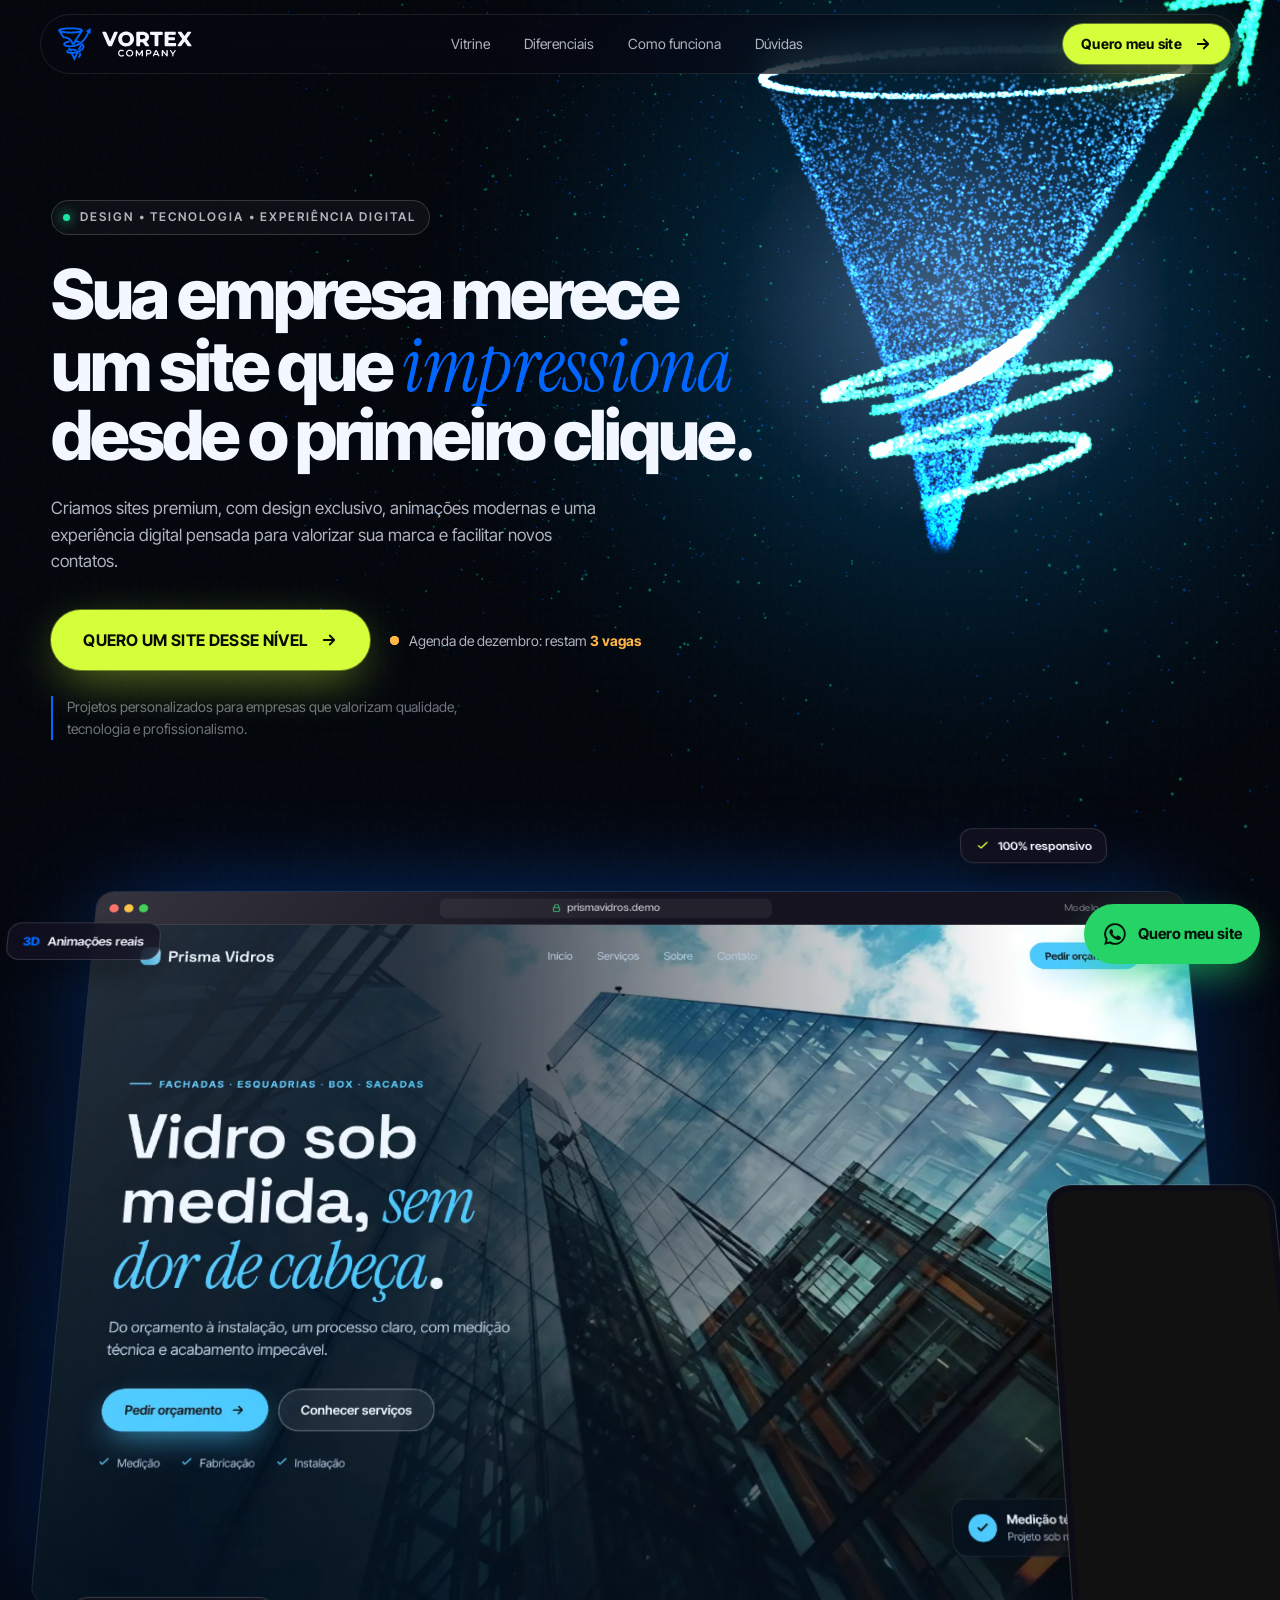
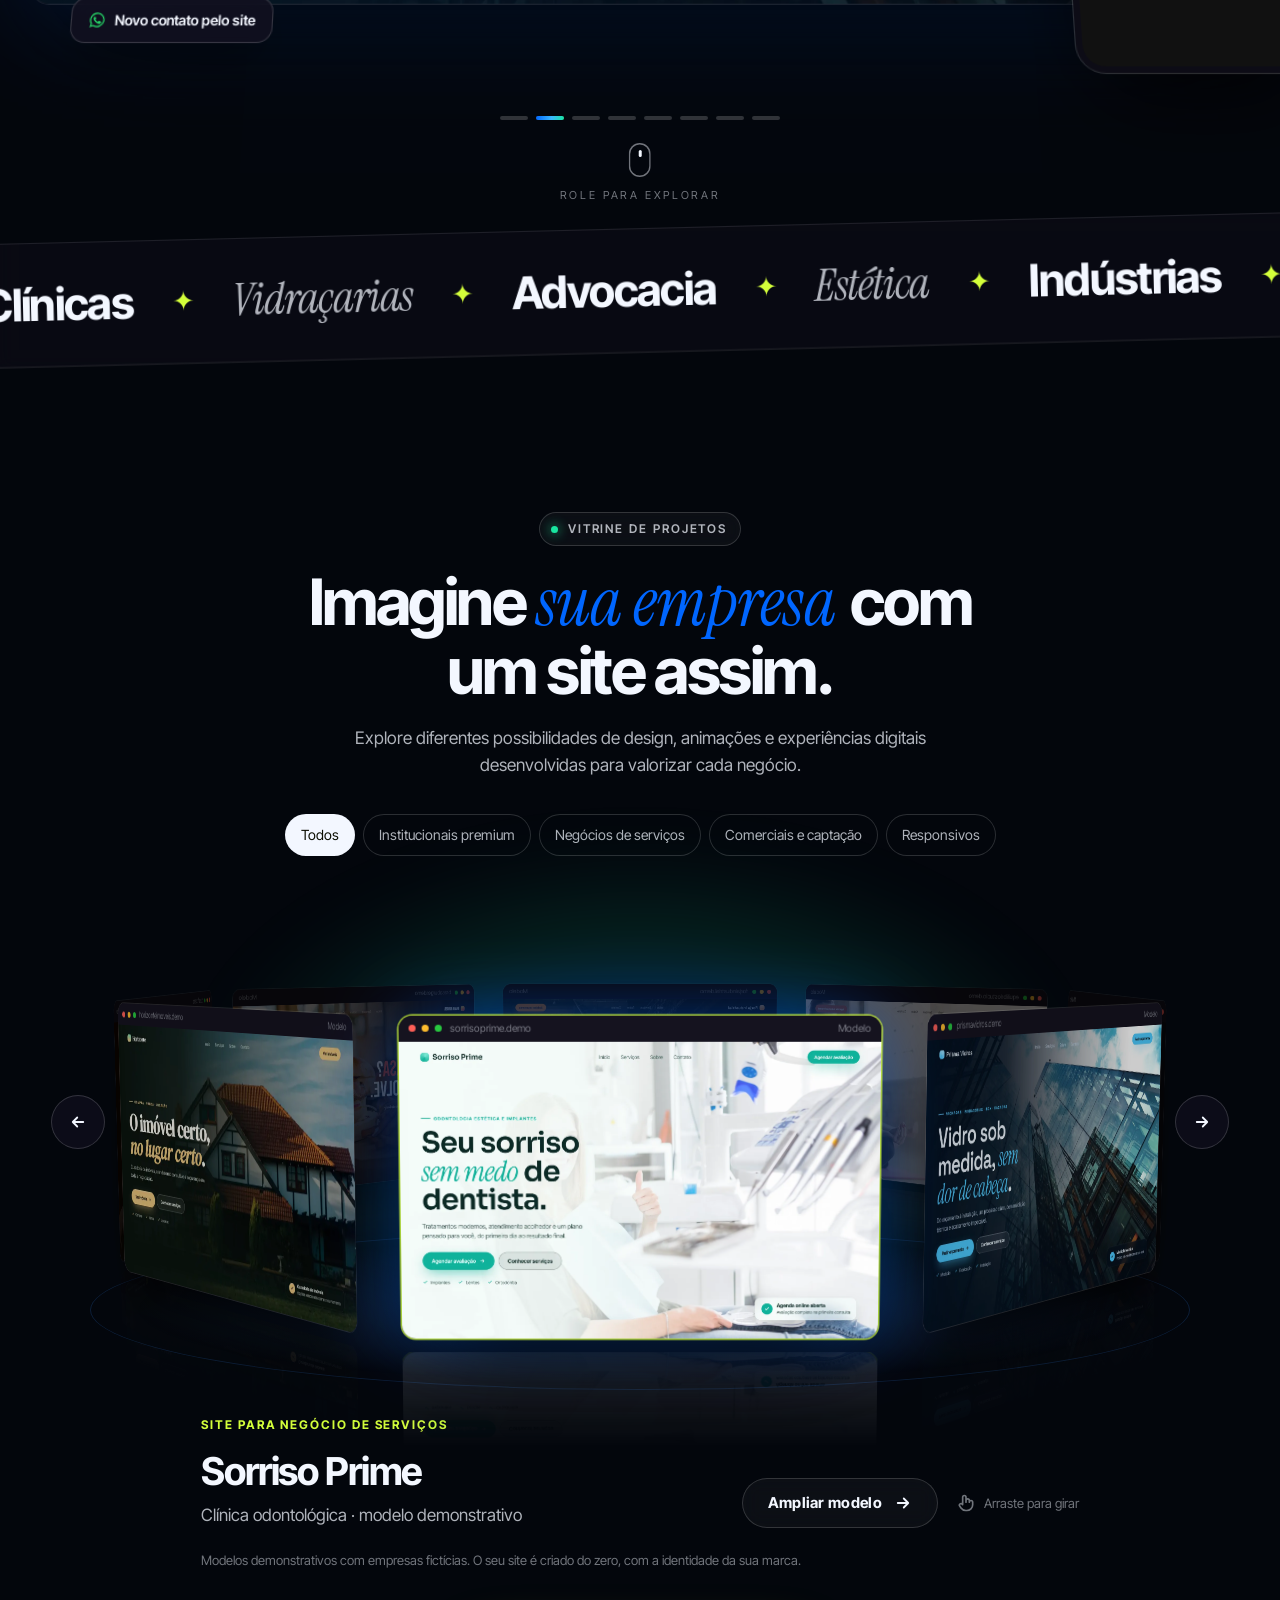
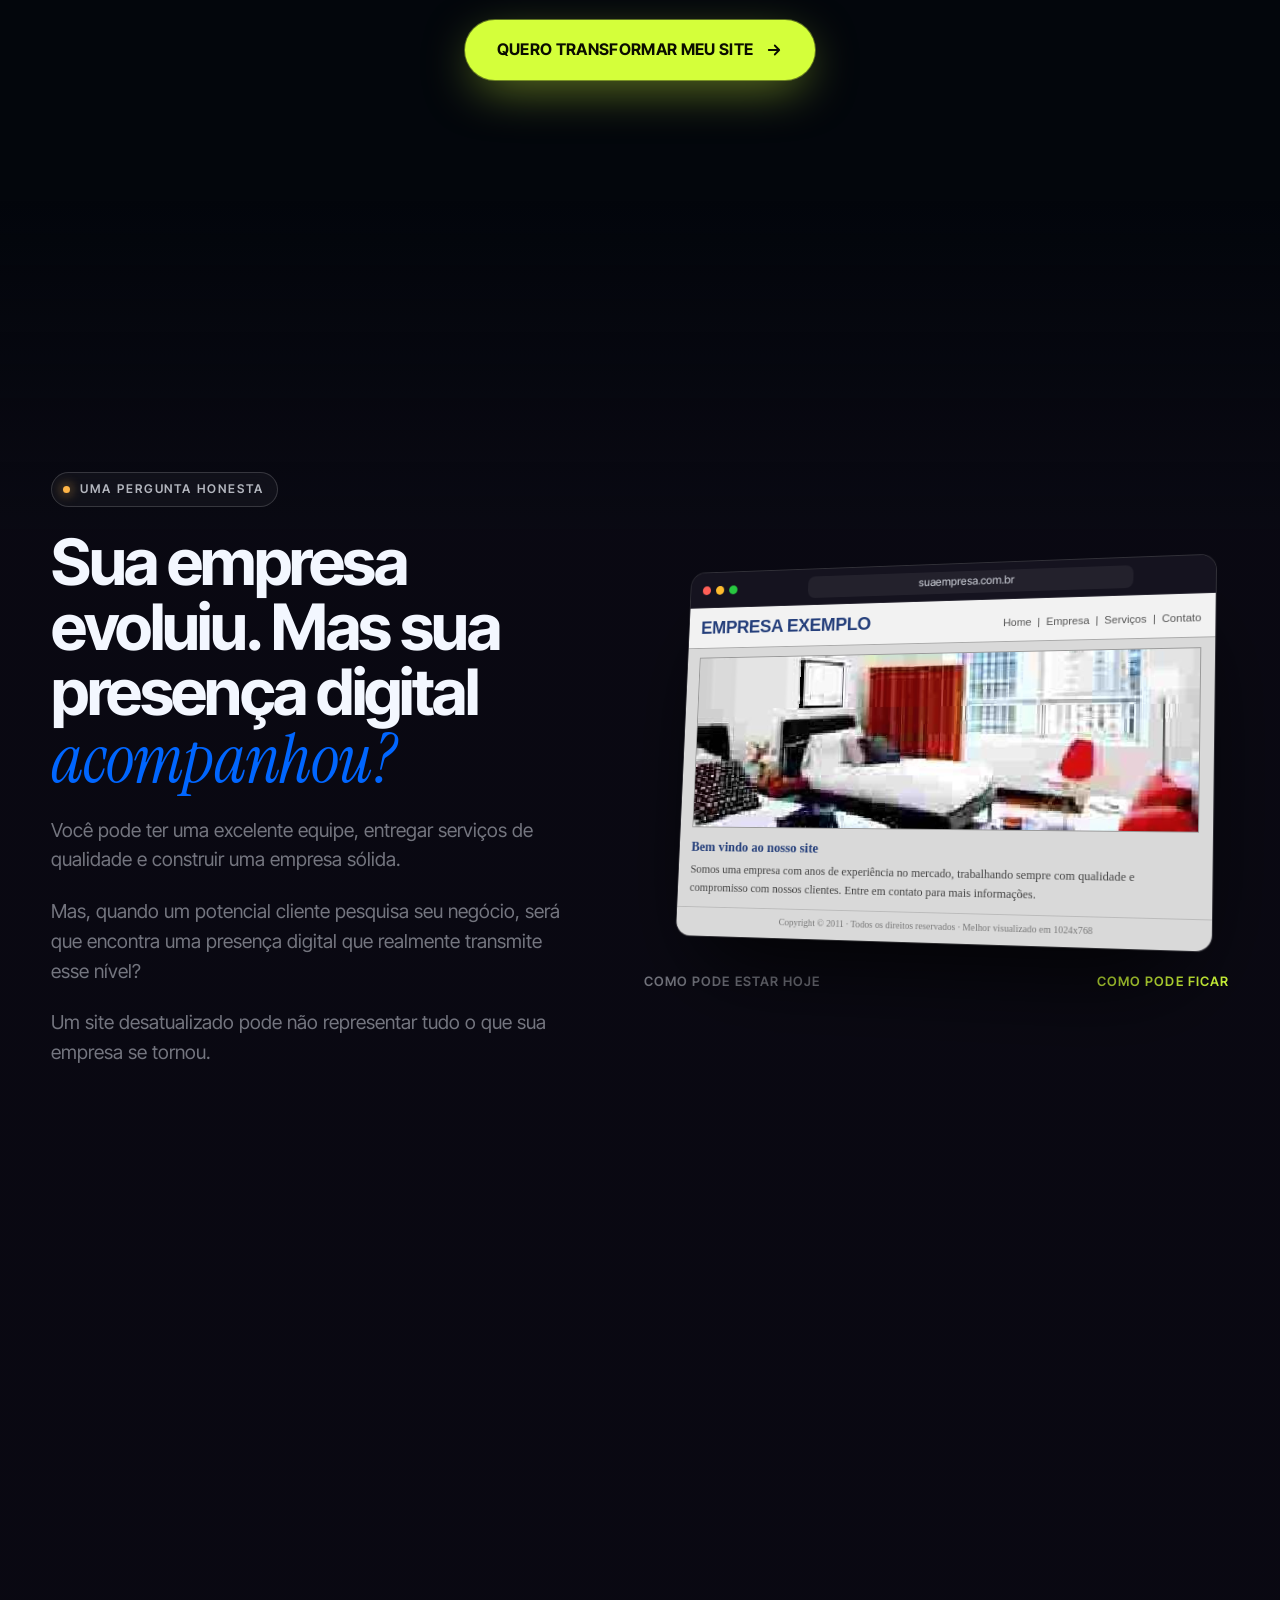
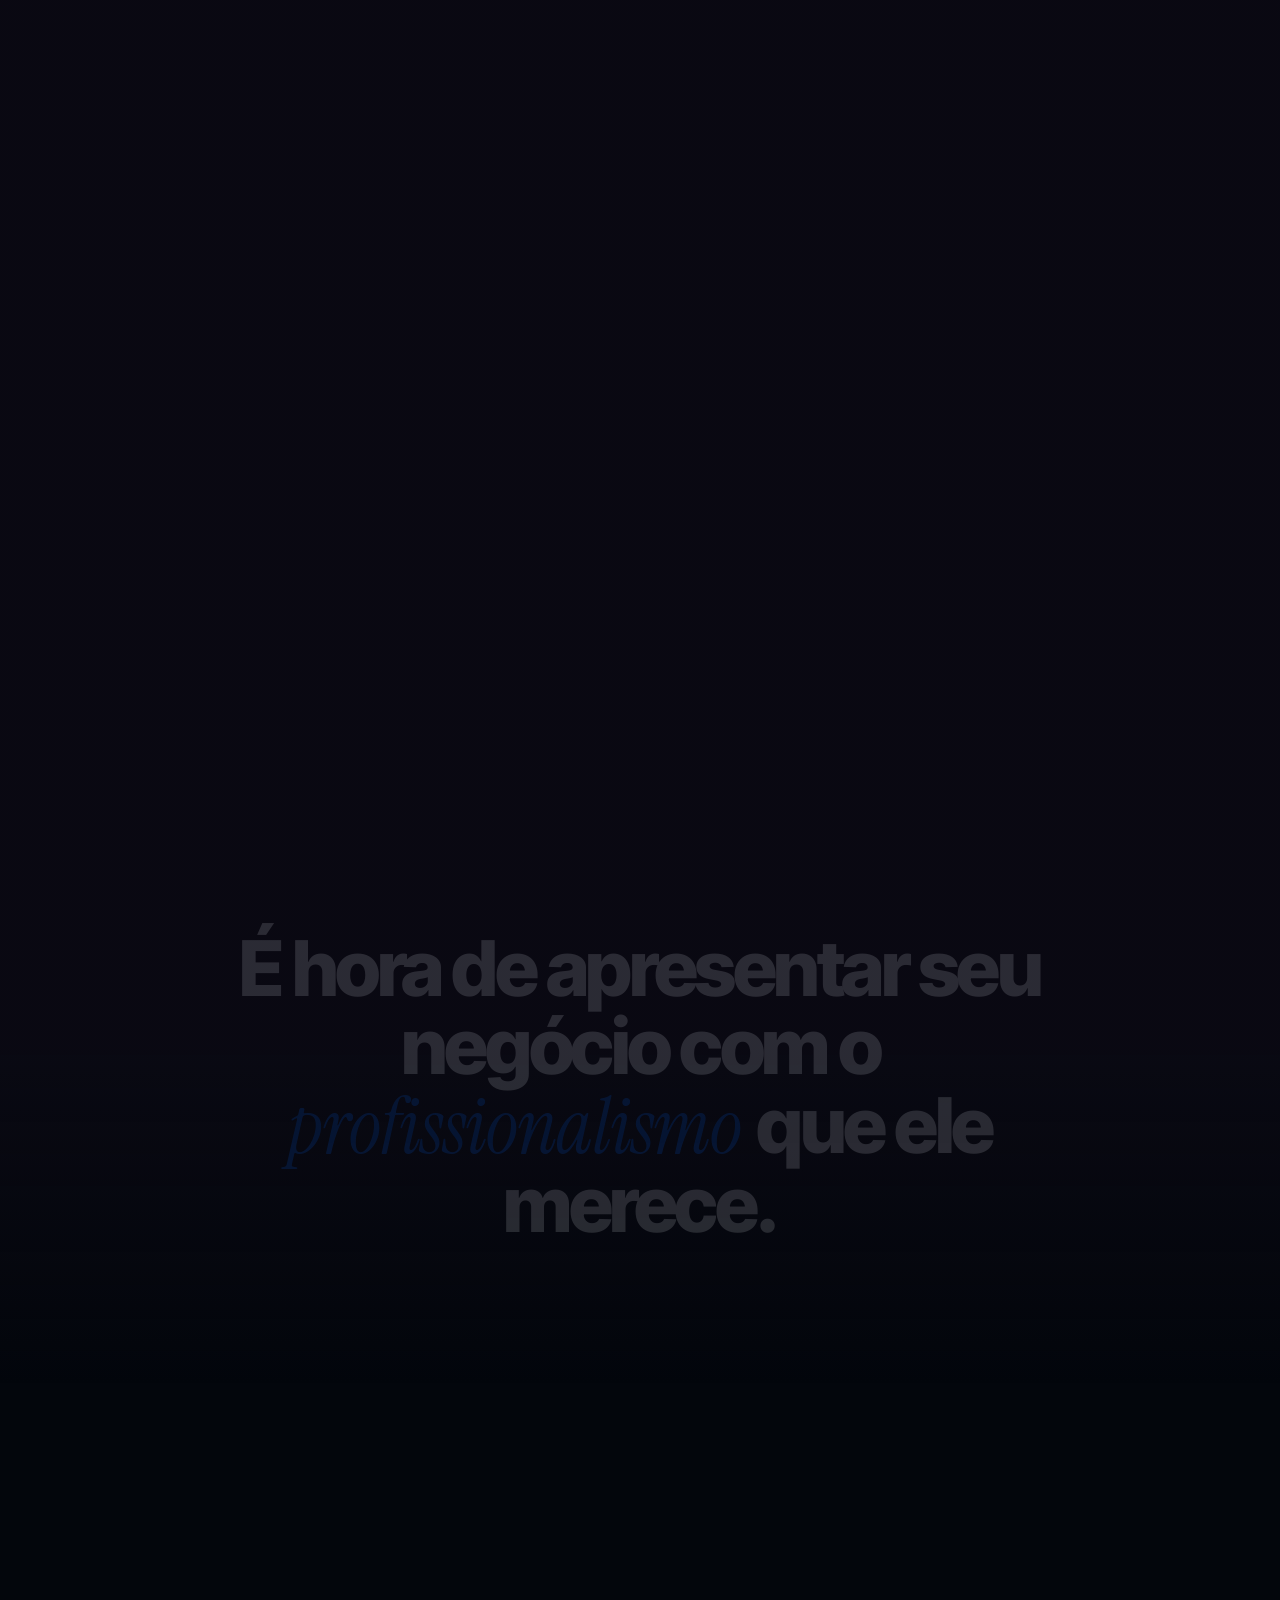
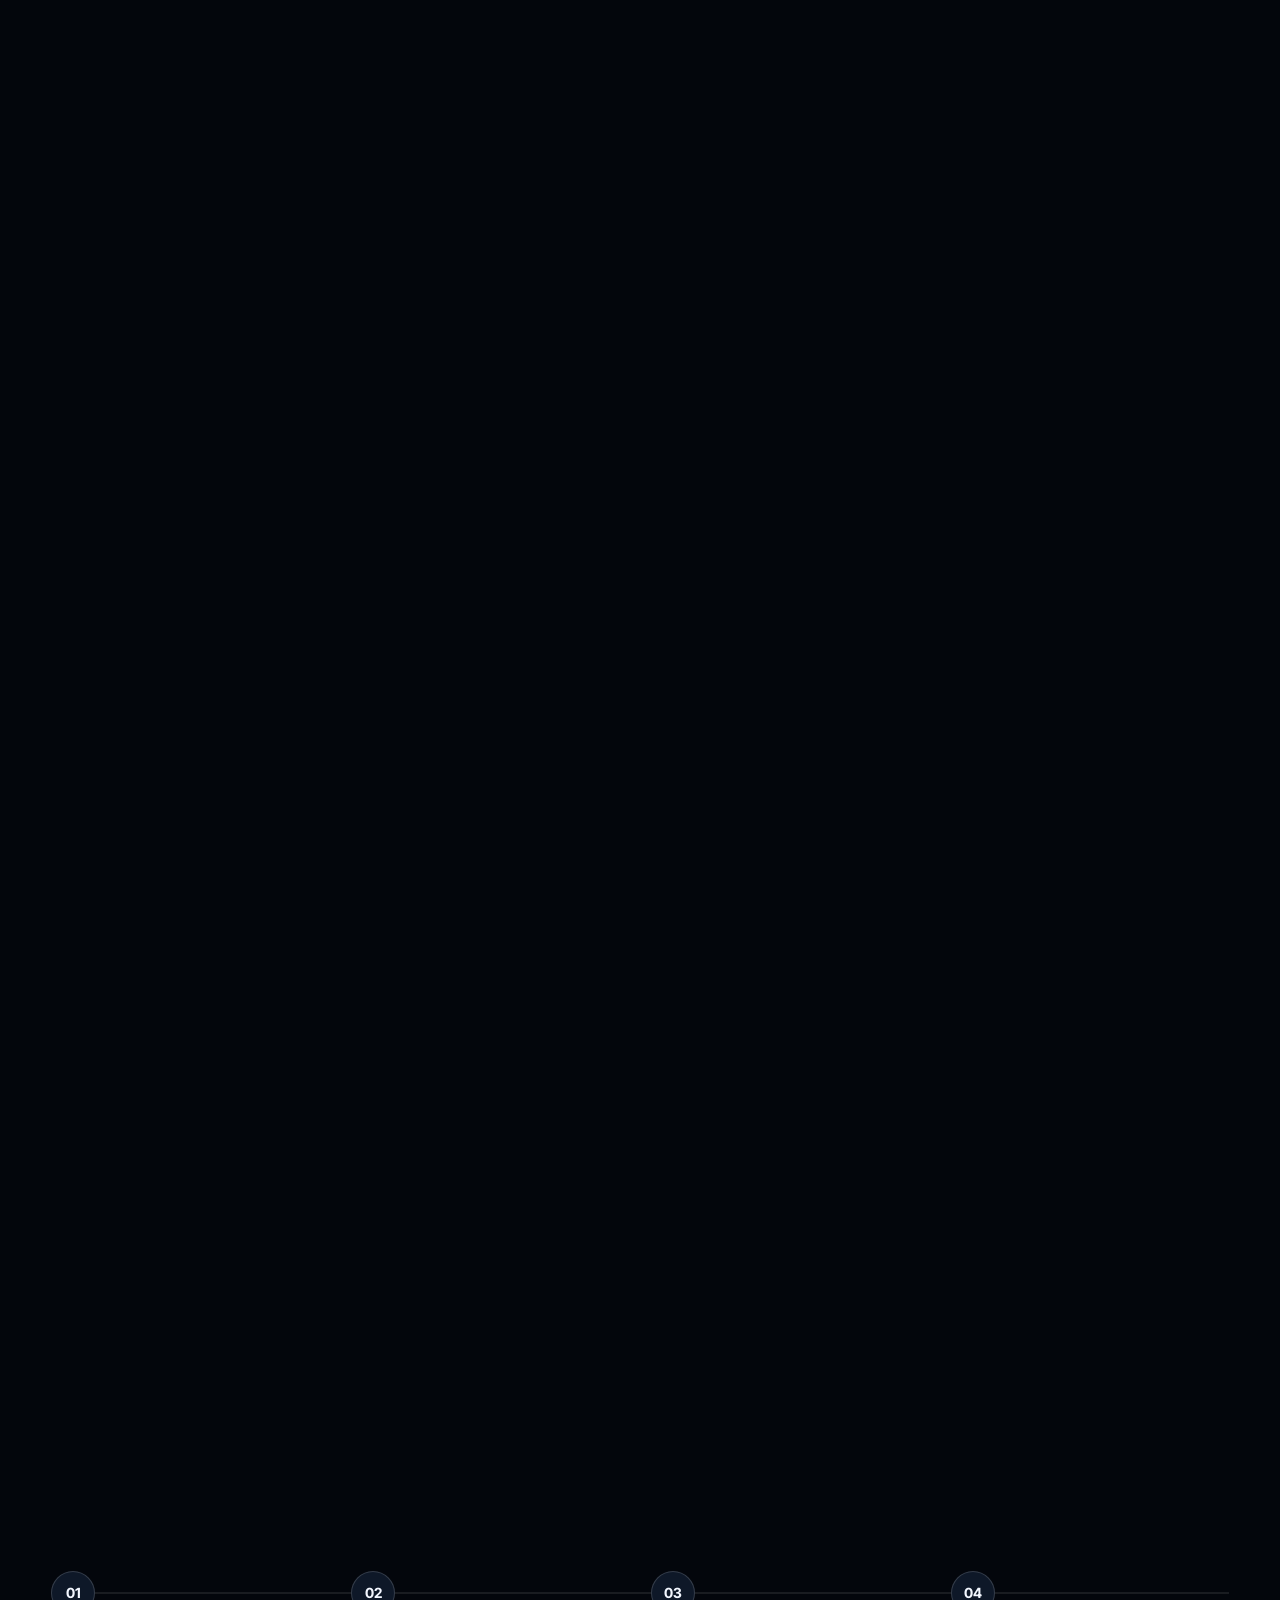
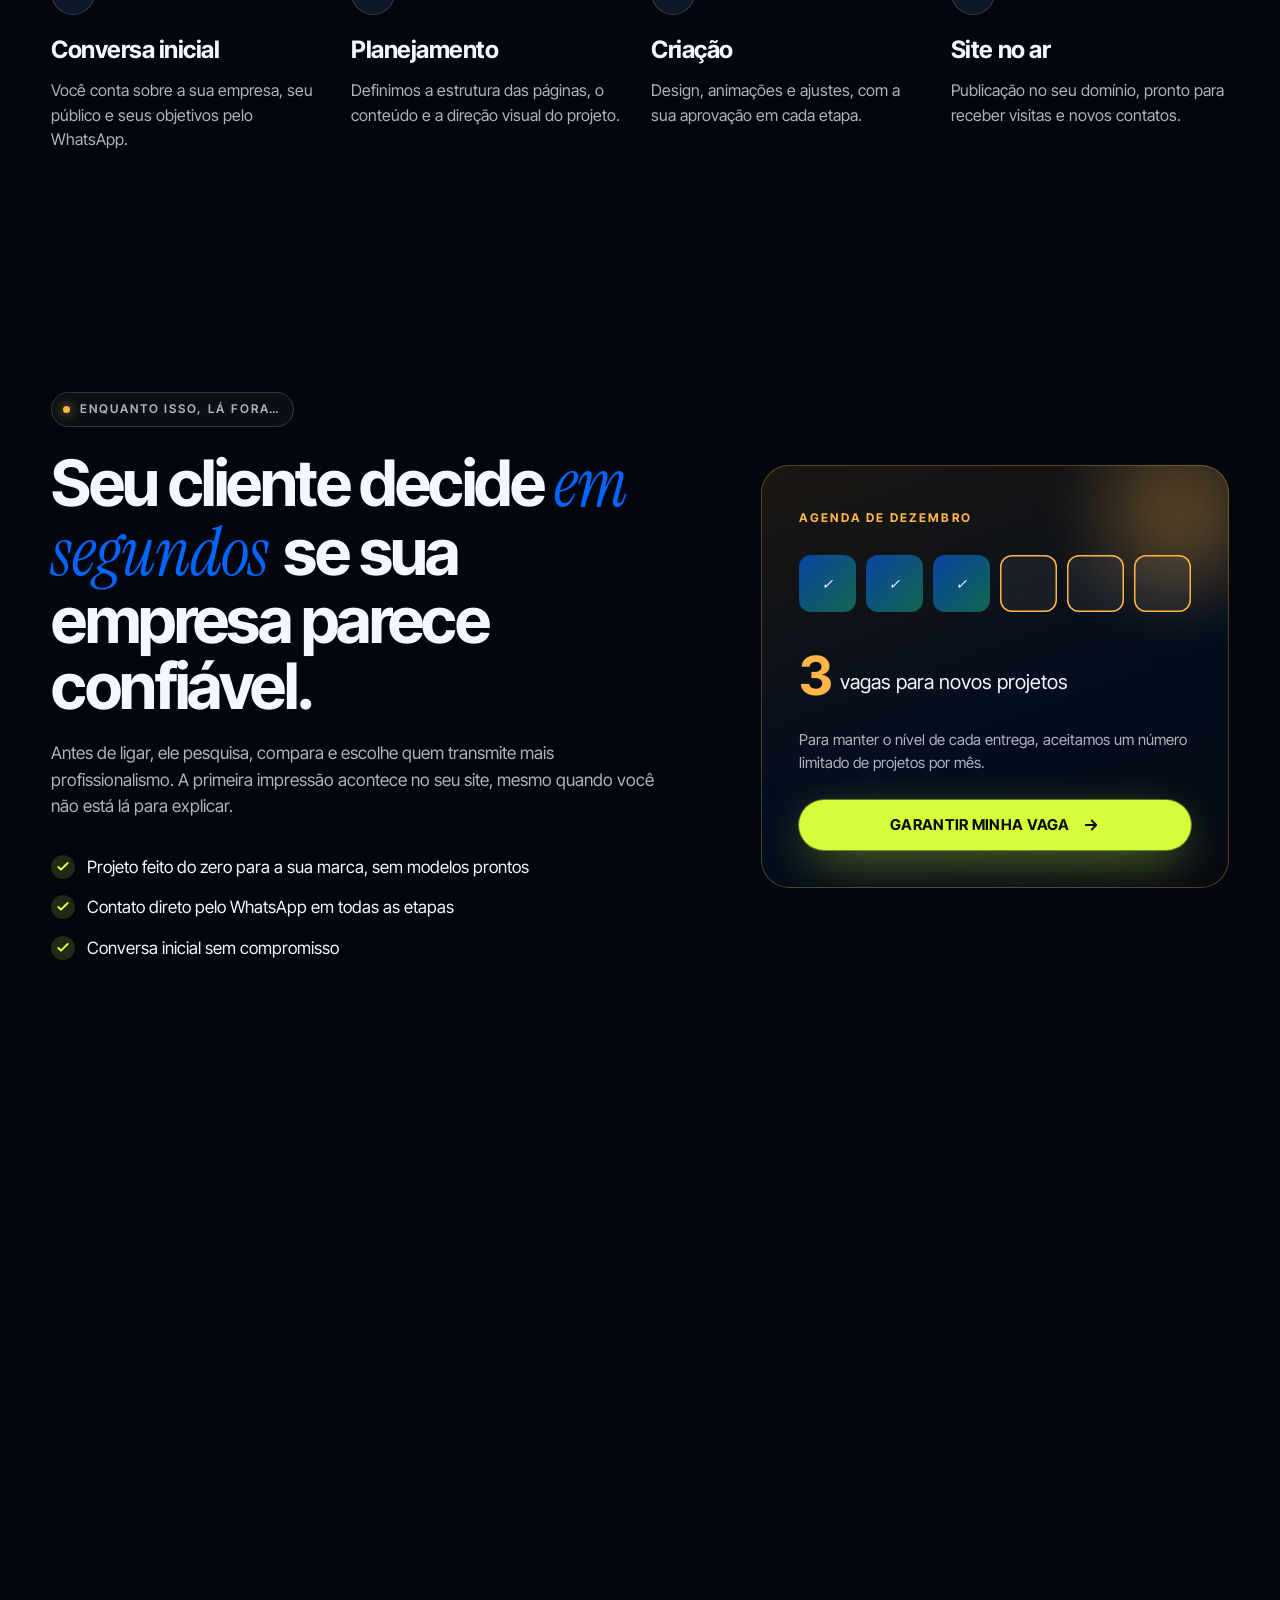
<file: public/index.html>
<!doctype html>
<html lang="pt-BR">
<head>
  <meta charset="utf-8">
  <meta name="viewport" content="width=device-width, initial-scale=1, viewport-fit=cover">
  <title>Sites Premium para Empresas · Vortex Company</title>
  <meta name="description" content="Sites premium com design exclusivo, animações modernas e estrutura pensada para conversão. Veja modelos em 3D e fale com a Vortex Company pelo WhatsApp.">
  <meta name="theme-color" content="#05040a">
  <link rel="icon" type="image/svg+xml" href="assets/favicon.svg">
  <meta property="og:type" content="website">
  <meta property="og:locale" content="pt_BR">
  <meta property="og:site_name" content="Vortex Company">
  <meta property="og:title" content="Sua empresa merece um site que impressiona desde o primeiro clique">
  <meta property="og:description" content="Sites premium com design exclusivo, animações 3D e estrutura pensada para gerar contatos.">
  <meta property="og:image" content="assets/og-image.png">
  <meta name="twitter:card" content="summary_large_image">
  <link rel="preload" href="assets/fonts/InterTight.woff2" as="font" type="font/woff2" crossorigin>
  <link rel="preload" href="assets/fonts/InstrumentSerif-Italic.woff2" as="font" type="font/woff2" crossorigin>
  <link rel="stylesheet" href="assets/css/style.css?v=20261030a">
  <script type="application/ld+json">
  {
    "@context": "https://schema.org",
    "@type": "ProfessionalService",
    "name": "Vortex Company",
    "description": "Criação de sites premium para empresas: design exclusivo, animações modernas e estrutura pensada para conversão.",
    "taxID": "68.063.725/0001-62",
    "areaServed": "BR"
  }
  </script>
  <!-- Microsoft Clarity -->
  <script type="text/javascript">
    (function(c,l,a,r,i,t,y){
        c[a]=c[a]||function(){(c[a].q=c[a].q||[]).push(arguments)};
        // desempenho: o script do Clarity carrega na primeira interação (ou 4,5 s após carregar)
        var go=function(){if(go.done)return;go.done=1;
        t=l.createElement(r);t.async=1;t.src="https://www.clarity.ms/tag/"+i;
        y=l.getElementsByTagName(r)[0];y.parentNode.insertBefore(t,y)};
        ['scroll','pointerdown','touchstart','keydown','mousemove'].forEach(function(x){c.addEventListener(x,go,{once:true,passive:true})});
        c.addEventListener('load',function(){setTimeout(go,4500)});
    })(window, document, "clarity", "script", "z5lo63p4p6");
  </script>
  <!-- End Microsoft Clarity -->
  <!-- Meta Pixel Code -->
  <script>
  !function(f,b,e,v,n,t,s)
  {if(f.fbq)return;n=f.fbq=function(){n.callMethod?
  n.callMethod.apply(n,arguments):n.queue.push(arguments)};
  if(!f._fbq)f._fbq=n;n.push=n;n.loaded=!0;n.version='2.0';
  n.queue=[];
  // desempenho: o script da Meta carrega na primeira interação (ou 4,5 s após carregar); os eventos ficam na fila até lá
  var go=function(){if(go.done)return;go.done=1;t=b.createElement(e);t.async=!0;
  t.src=v;s=b.getElementsByTagName(e)[0];s.parentNode.insertBefore(t,s)};
  ['scroll','pointerdown','touchstart','keydown','mousemove'].forEach(function(x){f.addEventListener(x,go,{once:true,passive:true})});
  f.addEventListener('load',function(){setTimeout(go,4500)});
  }(window, document,'script',
  'https://connect.facebook.net/en_US/fbevents.js');
  fbq('init', '1000201836168398');
  fbq('track', 'PageView');
  </script>
  <noscript><img height="1" width="1" style="display:none"
  src="https://www.facebook.com/tr?id=1000201836168398&ev=PageView&noscript=1"
  /></noscript>
  <!-- End Meta Pixel Code -->
</head>
<body>

  <svg width="0" height="0" style="position:absolute" aria-hidden="true">
    <defs>
      <linearGradient id="gvx" x1="0" y1="0" x2="1" y2="0"><stop offset="0" stop-color="#0066FF"/><stop offset="1" stop-color="#19e6a0"/></linearGradient>
      <symbol id="ig" viewBox="0 0 24 24"><path fill="none" stroke="currentColor" stroke-width="2" d="M7 3h10a4 4 0 0 1 4 4v10a4 4 0 0 1-4 4H7a4 4 0 0 1-4-4V7a4 4 0 0 1 4-4z"/><circle cx="12" cy="12" r="4" fill="none" stroke="currentColor" stroke-width="2"/><circle cx="17.3" cy="6.7" r="1.2" fill="currentColor"/></symbol>
      <symbol id="wa" viewBox="0 0 24 24"><path fill="currentColor" d="M12 2a10 10 0 0 0-8.6 15.1L2 22l5-1.3A10 10 0 1 0 12 2zm0 18.2a8.2 8.2 0 0 1-4.2-1.2l-.3-.2-3 .8.8-2.9-.2-.3A8.2 8.2 0 1 1 12 20.2zm4.5-6.1c-.2-.1-1.5-.7-1.7-.8s-.4-.1-.6.1-.7.8-.8 1-.3.2-.5.1a6.7 6.7 0 0 1-3.3-2.9c-.3-.4.3-.4.7-1.3.1-.2 0-.3 0-.4l-.8-1.8c-.2-.5-.4-.4-.6-.4h-.5a1 1 0 0 0-.7.3 3 3 0 0 0-.9 2.2 5.2 5.2 0 0 0 1.1 2.7 11.8 11.8 0 0 0 4.5 4c1.7.7 2.3.8 3.2.6a2.7 2.7 0 0 0 1.8-1.2 2.2 2.2 0 0 0 .1-1.3c0-.1-.2-.2-.5-.3z"/></symbol>
      <symbol id="arr" viewBox="0 0 24 24"><path fill="none" stroke="currentColor" stroke-width="2.4" stroke-linecap="round" stroke-linejoin="round" d="M5 12h14M13 6l6 6-6 6"/></symbol>
    </defs>
  </svg>

  <img class="vortex-poster" data-src-d="assets/vortex-d.webp" data-src-m="assets/vortex-m.webp" alt="" aria-hidden="true">
  <canvas id="vortex" aria-hidden="true"></canvas>
  <div class="grain" aria-hidden="true"></div>

  <!-- Nav -->
  <header class="nav">
    <a href="#inicio" class="nav__logo" aria-label="Vortex Company, início">
      <span class="logo-mark"></span><span class="logo-word"></span>
    </a>
    <nav class="nav__links" aria-label="Principal">
      <a href="#vitrine">Vitrine</a>
      <a href="#diferenciais">Diferenciais</a>
      <a href="#como">Como funciona</a>
      <a href="#faq">Dúvidas</a>
    </nav>
    <button class="btn btn--cta btn--sm magnetic" data-lead="nav"><span>Quero meu site</span><svg class="ico"><use href="#arr"/></svg></button>
  </header>

  <main>
    <!-- 1. HERO -->
    <section class="hero" id="inicio">
      <div class="hero__txt">
        <span class="tag hero__tag"><i></i>DESIGN • TECNOLOGIA • EXPERIÊNCIA DIGITAL</span>
        <h1 class="hero__title">Sua empresa merece um site que <em>impressiona</em> desde o primeiro clique.</h1>
        <p class="hero__sub">Criamos sites premium, com design exclusivo, animações modernas e uma experiência digital pensada para valorizar sua marca e facilitar novos contatos.</p>
        <div class="hero__actions">
          <button class="btn btn--cta btn--lg magnetic" data-lead="hero"><span>QUERO UM SITE DESSE NÍVEL</span><svg class="ico"><use href="#arr"/></svg></button>
          <div class="scarcity-pill" data-vagas-pill><span class="livedot"></span><span data-vagas-txt>Agenda do mês aberta</span></div>
        </div>
        <p class="hero__note">Projetos personalizados para empresas que valorizam qualidade, tecnologia e profissionalismo.</p>
      </div>

      <div class="hero__stage">
        <div class="device" data-tilt>
          <div class="browser">
            <div class="browser__bar">
              <span class="dots"><i></i><i></i><i></i></span>
              <span class="browser__url"><svg viewBox="0 0 24 24"><path fill="none" stroke="currentColor" stroke-width="2" d="M7 11V8a5 5 0 0 1 10 0v3M5 11h14v10H5z"/></svg><b data-demo-url>sorrisoprime.demo</b></span>
              <span class="browser__tag">Modelo demonstrativo</span>
            </div>
            <div class="browser__screen" data-demo-screen></div>
          </div>
          <div class="phone"><div class="phone__screen" data-demo-phone></div></div>
          <span class="chip chip--1"><b>3D</b> Animações reais</span>
          <span class="chip chip--2"><svg viewBox="0 0 24 24"><path fill="none" stroke="currentColor" stroke-width="2.4" stroke-linecap="round" d="m5 12 4 4 10-10"/></svg> 100% responsivo</span>
          <span class="chip chip--3"><svg><use href="#wa"/></svg> Novo contato pelo site</span>
        </div>
        <div class="demo-nav" data-demo-nav></div>
      </div>

      <a href="#vitrine" class="scroll-cue" aria-label="Rolar para a vitrine"><span></span>Role para explorar</a>
    </section>

    <!-- Faixa -->
    <div class="marquee" aria-hidden="true">
      <div class="marquee__in">
        <span>Clínicas</span><i>✦</i><span>Vidraçarias</span><i>✦</i><span>Advocacia</span><i>✦</i><span>Estética</span><i>✦</i><span>Indústrias</span><i>✦</i><span>Construtoras</span><i>✦</i><span>Restaurantes</span><i>✦</i><span>Academias</span><i>✦</i><span>Imobiliárias</span><i>✦</i><span>Comércio</span><i>✦</i><span>Prestadores de serviço</span><i>✦</i>
      </div>
    </div>

    <!-- 2. VITRINE 3D -->
    <section class="vitrine" id="vitrine">
      <div class="container sec-head" data-r>
        <span class="tag"><i></i>Vitrine de projetos</span>
        <h2 class="h2">Imagine <em>sua empresa</em> com um site assim.</h2>
        <p class="lead">Explore diferentes possibilidades de design, animações e experiências digitais desenvolvidas para valorizar cada negócio.</p>
      </div>

      <div class="ring-filters container" data-r role="tablist" aria-label="Filtrar modelos">
        <button class="pill is-on" data-cat="todos">Todos</button>
        <button class="pill" data-cat="institucional">Institucionais premium</button>
        <button class="pill" data-cat="servicos">Negócios de serviços</button>
        <button class="pill" data-cat="captacao">Comerciais e captação</button>
        <button class="pill" data-cat="responsivo">Responsivos</button>
      </div>

      <div class="ring-stage" data-ring>
        <div class="ring-glow"></div>
        <div class="ring-floor"></div>
        <div class="ring" data-ring-track></div>
        <button class="ring-arrow ring-arrow--l" data-ring-prev aria-label="Modelo anterior"><svg class="ico" style="transform:scaleX(-1)"><use href="#arr"/></svg></button>
        <button class="ring-arrow ring-arrow--r" data-ring-next aria-label="Próximo modelo"><svg class="ico"><use href="#arr"/></svg></button>
      </div>

      <div class="ring-info container">
        <div class="ring-info__txt" aria-live="polite">
          <span class="ring-info__cat" data-ri-cat></span>
          <h3 data-ri-name></h3>
          <p data-ri-seg></p>
        </div>
        <div class="ring-info__act">
          <button class="btn btn--ghost" data-ri-open><span>Ampliar modelo</span><svg class="ico"><use href="#arr"/></svg></button>
          <span class="hint"><svg viewBox="0 0 24 24"><path fill="none" stroke="currentColor" stroke-width="2" stroke-linecap="round" d="M8 13V5a2 2 0 0 1 4 0v6m0-2a2 2 0 0 1 4 0v2m0 0a2 2 0 0 1 4 0v3a7 7 0 0 1-7 7h-1a7 7 0 0 1-6-3l-2-3a2 2 0 0 1 3-2l1 1"/></svg>Arraste para girar</span>
        </div>
      </div>
      <p class="ring-disclaimer container">Modelos demonstrativos com empresas fictícias. O seu site é criado do zero, com a identidade da sua marca.</p>

      <div class="center" data-r>
        <button class="btn btn--cta btn--lg magnetic" data-lead="vitrine"><span>QUERO TRANSFORMAR MEU SITE</span><svg class="ico"><use href="#arr"/></svg></button>
      </div>
    </section>

    <!-- 3. PROBLEMA -->
    <section class="problema" id="problema">
      <div class="problema__pin">
        <div class="container problema__grid">
          <div class="problema__txt">
            <span class="tag tag--warn"><i></i>Uma pergunta honesta</span>
            <h2 class="h2">Sua empresa evoluiu. Mas sua presença digital <em>acompanhou?</em></h2>
            <p class="pq" data-pq>Você pode ter uma excelente equipe, entregar serviços de qualidade e construir uma empresa sólida.</p>
            <p class="pq" data-pq>Mas, quando um potencial cliente pesquisa seu negócio, será que encontra uma presença digital que realmente transmite esse nível?</p>
            <p class="pq pq--strong" data-pq>Um site desatualizado pode não representar tudo o que sua empresa se tornou.</p>
          </div>

          <div class="compare">
            <div class="compare__frame">
              <div class="browser__bar"><span class="dots"><i></i><i></i><i></i></span><span class="browser__url"><b>suaempresa.com.br</b></span></div>
              <div class="compare__screen">
                <!-- antes -->
                <div class="old">
                  <div class="old__head"><span class="old__logo">EMPRESA EXEMPLO</span><span class="old__menu">Home &nbsp;|&nbsp; Empresa &nbsp;|&nbsp; Serviços &nbsp;|&nbsp; Contato</span></div>
                  <div class="old__img"><img data-lazy data-srcset="assets/antigo.jpg 480w" data-src="assets/antigo.jpg" alt="" decoding="async"></div>
                  <div class="old__body"><b>Bem vindo ao nosso site</b><p>Somos uma empresa com anos de experiência no mercado, trabalhando sempre com qualidade e compromisso com nossos clientes. Entre em contato para mais informações.</p></div>
                  <div class="old__foot">Copyright © 2011 · Todos os direitos reservados · Melhor visualizado em 1024x768</div>
                </div>
                <!-- depois -->
                <div class="new" data-new>
                  <img data-lazy data-srcset="assets/modelos/vidracaria-900.webp 900w, assets/modelos/vidracaria.webp 1800w" sizes="(max-width: 1080px) 92vw, 640px" alt="O mesmo negócio com um site premium" decoding="async">
                </div>
                <div class="scan" data-scan></div>
                <div class="glitch"></div>
              </div>
            </div>
            <div class="compare__labels"><span class="lb lb--old">Como pode estar hoje</span><span class="lb lb--new">Como pode ficar</span></div>
          </div>
        </div>
      </div>
      <div class="container">
        <p class="statement split-words" data-statement>É hora de apresentar seu negócio com o <em>profissionalismo</em> que ele merece.</p>
      </div>
    </section>

    <!-- 4. DIFERENCIAIS -->
    <section class="dif" id="diferenciais">
      <div class="container">
        <div class="sec-head" data-r>
          <span class="tag"><i></i>Diferenciais</span>
          <h2 class="h2">Mais do que um site bonito. <em>Uma experiência completa.</em></h2>
        </div>

        <div class="bento">
          <article class="bcard bcard--wide" data-r data-tilt-card>
            <div class="bvis vis-design">
              <div class="sw"><i></i><i></i><i></i><i></i><i></i></div>
              <div class="aa"><span>Aa</span><span>Aa</span></div>
              <div class="grid-l"></div>
            </div>
            <div class="btxt"><span class="bn">01</span><h3>Design exclusivo</h3><p>Um visual desenvolvido para refletir a identidade e o posicionamento da sua marca.</p></div>
          </article>

          <article class="bcard" data-r data-tilt-card>
            <div class="bvis vis-anim"><div class="cube3"><i></i><i></i><i></i><i></i><i></i><i></i></div><div class="orbit"></div></div>
            <div class="btxt"><span class="bn">02</span><h3>Animações e interatividade</h3><p>Movimentos, transições e elementos visuais que tornam a navegação mais envolvente.</p></div>
          </article>

          <article class="bcard" data-r data-tilt-card>
            <div class="bvis vis-dev"><div class="morph"><i></i><i></i><i></i></div></div>
            <div class="btxt"><span class="bn">03</span><h3>Experiência em qualquer dispositivo</h3><p>Uma apresentação profissional no celular, tablet ou computador.</p></div>
          </article>

          <article class="bcard" data-r data-tilt-card>
            <div class="bvis vis-conv">
              <div class="mini"><i></i><i></i><b>Fale com a gente</b></div>
              <span class="cursor"></span>
              <div class="toast"><svg><use href="#wa"/></svg>Novo contato recebido</div>
            </div>
            <div class="btxt"><span class="bn">04</span><h3>Estrutura pensada para conversão</h3><p>Organização das informações, chamadas para ação, formulários e caminhos claros para contato.</p></div>
          </article>

          <article class="bcard" data-r data-tilt-card>
            <div class="bvis vis-tech">
              <svg viewBox="0 0 200 120" class="gauge"><path class="g-bg" d="M20 110a80 80 0 0 1 160 0"/><path class="g-fg" d="M20 110a80 80 0 0 1 160 0"/></svg>
              <span class="g-lbl">Desempenho</span>
            </div>
            <div class="btxt"><span class="bn">05</span><h3>Tecnologia e desempenho</h3><p>Desenvolvimento moderno, com atenção à velocidade, estabilidade e usabilidade.</p></div>
          </article>

        </div>
      </div>
    </section>

    <!-- 5. COMO FUNCIONA -->
    <section class="como" id="como">
      <div class="container">
        <div class="sec-head" data-r>
          <span class="tag"><i></i>Como funciona</span>
          <h2 class="h2">Do primeiro contato ao site no ar, <em>sem complicação</em>.</h2>
        </div>
        <ol class="steps" data-steps>
          <li data-r><span class="steps__n">01</span><h3>Conversa inicial</h3><p>Você conta sobre a sua empresa, seu público e seus objetivos pelo WhatsApp.</p></li>
          <li data-r><span class="steps__n">02</span><h3>Planejamento</h3><p>Definimos a estrutura das páginas, o conteúdo e a direção visual do projeto.</p></li>
          <li data-r><span class="steps__n">03</span><h3>Criação</h3><p>Design, animações e ajustes, com a sua aprovação em cada etapa.</p></li>
          <li data-r><span class="steps__n">04</span><h3>Site no ar</h3><p>Publicação no seu domínio, pronto para receber visitas e novos contatos.</p></li>
          <span class="steps__line"><i data-steps-line></i></span>
        </ol>
      </div>
    </section>

    <!-- 6. POR QUE AGORA (gatilhos) -->
    <section class="agora">
      <div class="container agora__grid">
        <div data-r>
          <span class="tag tag--warn"><i></i>Enquanto isso, lá fora…</span>
          <h2 class="h2">Seu cliente decide <em>em segundos</em> se sua empresa parece confiável.</h2>
          <p class="lead">Antes de ligar, ele pesquisa, compara e escolhe quem transmite mais profissionalismo. A primeira impressão acontece no seu site, mesmo quando você não está lá para explicar.</p>
          <ul class="checks">
            <li><svg viewBox="0 0 24 24"><path d="m5 12 4 4 10-10"/></svg>Projeto feito do zero para a sua marca, sem modelos prontos</li>
            <li><svg viewBox="0 0 24 24"><path d="m5 12 4 4 10-10"/></svg>Contato direto pelo WhatsApp em todas as etapas</li>
            <li><svg viewBox="0 0 24 24"><path d="m5 12 4 4 10-10"/></svg>Conversa inicial sem compromisso</li>
          </ul>
        </div>
        <div class="vagas" data-r>
          <div class="vagas__glow"></div>
          <span class="vagas__k" data-vagas-mes>Agenda deste mês</span>
          <div class="vagas__seats" data-vagas-seats></div>
          <p class="vagas__n"><strong data-vagas-num>—</strong> <span data-vagas-label>vagas para novos projetos</span></p>
          <p class="vagas__why">Para manter o nível de cada entrega, aceitamos um número limitado de projetos por mês.</p>
          <button class="btn btn--cta btn--block magnetic" data-lead="vagas"><span>GARANTIR MINHA VAGA</span><svg class="ico"><use href="#arr"/></svg></button>
        </div>
      </div>
    </section>

    <!-- 7. FAQ -->
    <section class="faq" id="faq">
      <div class="container faq__grid">
        <div class="sec-head" data-r>
          <span class="tag"><i></i>Dúvidas frequentes</span>
          <h2 class="h2">Antes de você <em>perguntar</em>.</h2>
        </div>
        <div class="faq__list" data-r>
          <details><summary>Quanto custa um site premium?</summary><p>Cada projeto é personalizado. O investimento depende da quantidade de páginas, dos recursos e do nível de animação. Depois da conversa inicial, você recebe uma proposta clara, sem surpresas.</p></details>
          <details><summary>Quanto tempo leva para ficar pronto?</summary><p>O prazo é definido na proposta, de acordo com o escopo do projeto. Você acompanha cada etapa pelo WhatsApp.</p></details>
          <details><summary>O site funciona bem no celular?</summary><p>Sim. Todo projeto é desenvolvido para celular, tablet e computador, com testes nas diferentes telas antes de ir ao ar.</p></details>
          <details><summary>Preciso ter textos e fotos prontos?</summary><p>Não necessariamente. Ajudamos você a organizar as informações e a estrutura das páginas para apresentar sua empresa da melhor forma.</p></details>
          <details><summary>Já tenho um site. Vocês refazem?</summary><p>Sim. Analisamos o que você tem hoje e criamos uma nova versão, com visual e estrutura à altura da sua empresa.</p></details>
        </div>
      </div>
    </section>

    <!-- 8. CTA FINAL + FORMULÁRIO -->
    <section class="final" id="contato">
      <div class="container final__grid">
        <div class="final__txt" data-r>
          <span class="tag"><i></i>Último passo</span>
          <h2 class="h2 h2--xl">Pronto para ter um site <em>desse nível</em>?</h2>
          <p class="lead">Preencha em menos de 20 segundos e continue a conversa direto no WhatsApp, com suas informações já enviadas.</p>
          <ul class="final__trust">
            <li><svg><use href="#wa"/></svg>Atendimento direto pelo WhatsApp</li>
            <li><svg viewBox="0 0 24 24"><path fill="none" stroke="currentColor" stroke-width="2" d="M12 3 4 6v6c0 5 3.5 8 8 9 4.5-1 8-4 8-9V6z"/></svg>Seus dados não são compartilhados</li>
          </ul>
        </div>

        <form class="lead-form card-form" data-r novalidate>
          <div class="card-form__head"><b>Solicite seu projeto</b><span class="scarcity-pill scarcity-pill--sm"><span class="livedot"></span><span data-vagas-txt>Agenda do mês aberta</span></span></div>
          <label class="field"><span>Seu nome</span><input name="nome" autocomplete="name" placeholder="Como podemos te chamar?" required></label>
          <label class="field"><span>Nome da empresa</span><input name="empresa" autocomplete="organization" placeholder="Ex.: Prisma Vidros" required></label>
          <div class="field">
            <span>Segmento que você atende</span>
            <div class="seg" data-seg></div>
            <input name="segmento" class="seg__other" placeholder="Qual é o seu segmento?" required>
          </div>
          <button type="submit" class="btn btn--wa btn--block btn--lg"><svg class="ico"><use href="#wa"/></svg><span>ENVIAR E FALAR NO WHATSAPP</span></button>
          <p class="form-note">Ao enviar, o WhatsApp abre com a mensagem pronta. É só tocar em enviar.</p>
        </form>
      </div>
    </section>
  </main>

  <footer class="footer">
    <div class="container footer__in">
      <div class="footer__brand">
        <a href="#inicio" class="footer__logo" aria-label="Vortex Company"></a>
        <p>Sites premium para empresas que valorizam qualidade, tecnologia e profissionalismo.</p>
      </div>
      <div class="footer__col">
        <span class="footer__k">Fale com a gente</span>
        <a class="footer__link" data-wa href="https://wa.me/5547991625752" target="_blank" rel="noopener"><svg><use href="#wa"/></svg><span data-wa-num>(47) 99162-5752</span></a>
        <a class="footer__link" data-ig href="https://www.instagram.com/vortexcompanybr/" target="_blank" rel="noopener"><svg><use href="#ig"/></svg><span>@vortexcompanybr</span></a>
      </div>
      <div class="footer__col">
        <span class="footer__k">Navegação</span>
        <a href="#vitrine">Vitrine de modelos</a><a href="#diferenciais">Diferenciais</a><a href="#como">Como funciona</a><a href="#faq">Dúvidas</a>
      </div>
    </div>
    <div class="footer__big" aria-hidden="true">VORTEX</div>
    <div class="container footer__legal"><span>© <span data-ano></span> Vortex Company · CNPJ 68.063.725/0001-62</span><span>Os modelos da vitrine usam empresas fictícias.</span></div>
  </footer>

  <!-- Botões fixos -->
  <button class="wa-float" data-lead="flutuante" aria-label="Quero um site: abrir formulário"><svg><use href="#wa"/></svg><span>Quero meu site</span></button>
  <div class="mbar"><button class="btn btn--cta btn--block" data-lead="barra"><span>QUERO UM SITE DESSE NÍVEL</span><svg class="ico"><use href="#arr"/></svg></button></div>

  <!-- Modal do formulário (passo a passo) -->
  <div class="modal" data-modal="lead" aria-hidden="true">
    <div class="modal__bg" data-close></div>
    <div class="modal__box" role="dialog" aria-modal="true" aria-labelledby="mTitle">
      <button class="modal__x" data-close aria-label="Fechar">×</button>
      <div class="wiz__bar"><i data-wiz-bar></i></div>
      <form class="lead-form wiz" novalidate>
        <div class="wiz__step is-on">
          <span class="wiz__k">1 de 3</span>
          <h3 id="mTitle">Vamos começar. <em>Qual é o seu nome?</em></h3>
          <input name="nome" autocomplete="name" placeholder="Digite seu nome" required>
        </div>
        <div class="wiz__step">
          <span class="wiz__k">2 de 3</span>
          <h3>Qual é o nome da sua <em>empresa</em>?</h3>
          <input name="empresa" autocomplete="organization" placeholder="Nome da empresa" required>
        </div>
        <div class="wiz__step">
          <span class="wiz__k">3 de 3</span>
          <h3>Qual <em>segmento</em> você atende?</h3>
          <div class="seg" data-seg></div>
          <input name="segmento" class="seg__other" placeholder="Qual é o seu segmento?" required>
        </div>
        <p class="wiz__err" aria-live="polite"></p>
        <div class="wiz__nav">
          <button type="button" class="btn btn--ghost btn--sm" data-wiz-back>Voltar</button>
          <button type="button" class="btn btn--cta" data-wiz-next><span>Continuar</span><svg class="ico"><use href="#arr"/></svg></button>
          <button type="submit" class="btn btn--wa" data-wiz-send><svg class="ico"><use href="#wa"/></svg><span>Enviar no WhatsApp</span></button>
        </div>
      </form>
    </div>
  </div>

  <!-- Modelo ampliado (só a primeira dobra) -->
  <div class="modal modal--zoom" data-modal="zoom" aria-hidden="true">
    <div class="modal__bg" data-close></div>
    <div class="zoom">
      <button class="modal__x" data-close aria-label="Fechar">×</button>
      <div class="zoom__view">
        <div class="zoom__desk"><div class="browser__bar"><span class="dots"><i></i><i></i><i></i></span><span class="browser__url"><b data-zoom-url></b></span></div><img data-zoom-desk alt=""></div>
        <div class="zoom__phone"><img data-zoom-mob alt=""></div>
      </div>
      <div class="zoom__foot">
        <div><span class="ring-info__cat" data-zoom-cat></span><b data-zoom-name></b><small>Modelo demonstrativo com empresa fictícia</small></div>
        <button class="btn btn--cta" data-lead="modelo"><span>QUERO UM ASSIM PARA MINHA EMPRESA</span><svg class="ico"><use href="#arr"/></svg></button>
      </div>
    </div>
  </div>

  <script src="assets/js/data.js?v=20261030a" defer></script>
  <script src="assets/js/modelos.js?v=20261030a" defer></script>
  <script src="assets/js/main.js?v=20261030a" defer></script>
</body>
</html>
</file>
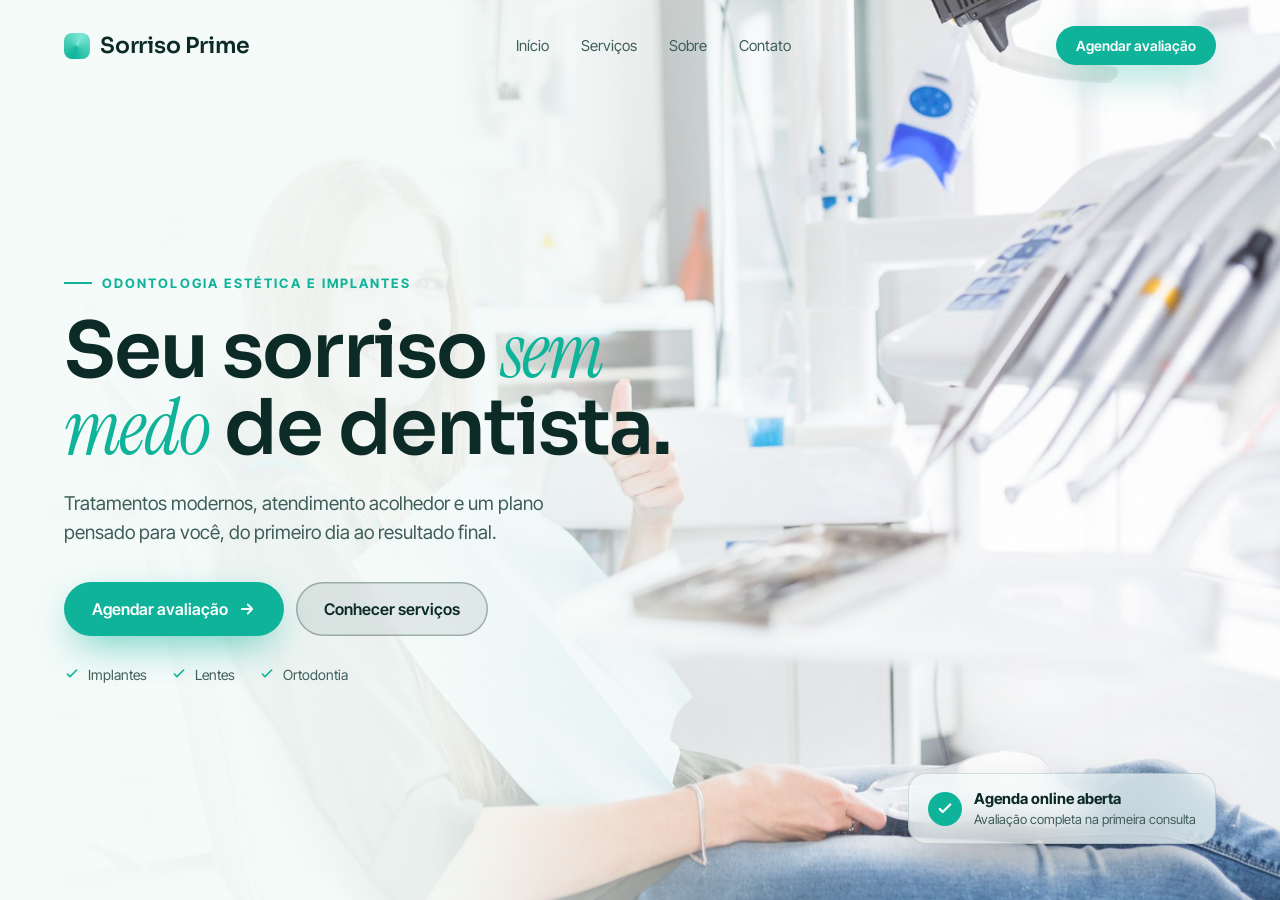
<file: tools/modelos-src/modelo.html>
<!doctype html>
<html lang="pt-BR">
<head>
  <meta charset="utf-8">
  <meta name="viewport" content="width=device-width, initial-scale=1">
  <title>Modelo · Vortex Company</title>
  <link href="https://fonts.googleapis.com/css2?family=Inter+Tight:wght@400;500;600;700&family=Sora:wght@500;600;700&family=Space+Grotesk:wght@500;600;700&family=Cormorant+Garamond:ital,wght@0,500;0,600;1,500&family=DM+Serif+Display:ital@0;1&family=Bebas+Neue&family=Instrument+Serif:ital@0;1&display=swap" rel="stylesheet">
  <link rel="stylesheet" href="modelo.css">
</head>
<body>
  <div id="app"></div>
  <script src="../../public/assets/js/modelos.js"></script>
  <script src="modelo.js"></script>
</body>
</html>
</file>
<file: public/assets/css/style.css>
@font-face { font-family: "Inter Tight"; font-style: normal; font-weight: 400 800; font-display: swap; src: url(../fonts/InterTight.woff2) format("woff2"); unicode-range: U+0000-00FF, U+0131, U+0152-0153, U+02BB-02BC, U+02C6, U+02DA, U+02DC, U+0304, U+0308, U+0329, U+2000-206F, U+20AC, U+2122, U+2191, U+2193, U+2212, U+2215, U+FEFF, U+FFFD; }
@font-face { font-family: "Instrument Serif"; font-style: italic; font-weight: 400; font-display: swap; src: url(../fonts/InstrumentSerif-Italic.woff2) format("woff2"); unicode-range: U+0000-00FF, U+0131, U+0152-0153, U+02BB-02BC, U+02C6, U+02DA, U+02DC, U+0304, U+0308, U+0329, U+2000-206F, U+20AC, U+2122, U+2191, U+2193, U+2212, U+2215, U+FEFF, U+FFFD; }
/* =========================================================
   Vortex Company · Landing de Sites Premium
   Paleta: base escura + violeta/ciano/rosa (ambiente) + lima (só ação)
   ========================================================= */
:root {
  --bg: #03060c;
  --bg-2: #08101c;
  --bg-3: #0e1828;
  --line: rgba(255, 255, 255, .09);
  --line-2: rgba(255, 255, 255, .16);
  --fg: #f3f7ff;
  --fg-2: rgba(243, 247, 255, .72);
  --fg-3: rgba(243, 247, 255, .46);
  --blue: #0066FF;
  --v: #0066FF;
  --v2: #4d94ff;
  --c: #19e6a0;
  --p: #3ab8ff;
  --cta: #d4ff3a;
  --cta-fg: #0b0d00;
  --wa: #25d366;
  --warn: #ffb547;
  --grad: linear-gradient(100deg, #0066FF 0%, #3ab8ff 55%, #19e6a0 100%);
  --radius: 24px;
  --ease: cubic-bezier(.22, 1, .36, 1);
  --sans: "Inter Tight", system-ui, -apple-system, "Segoe UI", sans-serif;
  --serif: "Instrument Serif", Georgia, serif;
  --gutter: clamp(16px, 4vw, 56px);
  color-scheme: dark;
}

*, *::before, *::after { box-sizing: border-box; }
html { -webkit-text-size-adjust: 100%; }
html.lenis, html.lenis body { height: auto; }
.lenis.lenis-smooth { scroll-behavior: auto !important; }
body { margin: 0; background: var(--bg); color: var(--fg); font-family: var(--sans); font-size: 17px; line-height: 1.55; -webkit-font-smoothing: antialiased; overflow-x: hidden; }
img, svg, iframe { display: block; max-width: 100%; }
a { color: inherit; text-decoration: none; }
button { font: inherit; color: inherit; background: none; border: 0; cursor: pointer; padding: 0; }
h1, h2, h3, p { margin: 0; }
em { font-family: var(--serif); font-style: italic; font-weight: 400; letter-spacing: -.01em; color: var(--blue); padding-right: .06em; }
::selection { background: var(--cta); color: var(--cta-fg); }
.container { width: 100%; max-width: 1320px; margin: 0 auto; padding: 0 var(--gutter); }
.center { display: flex; justify-content: center; }
.ico { width: 18px; height: 18px; flex: none; }

/* ---------- Fundo ---------- */
#vortex { position: fixed; inset: 0; width: 100%; height: 100%; z-index: 0; pointer-events: none; opacity: 0; transition: opacity .8s; }
.vortex-poster { position: absolute; top: 0; left: 0; width: 100%; height: 100vh; z-index: 0; object-fit: cover; object-position: right center; pointer-events: none; transition: opacity .8s; }
.v3d .vortex-poster { opacity: 0; }
.grain { position: fixed; inset: -50%; z-index: 1; pointer-events: none; opacity: .06; background-image: url("data:image/svg+xml,%3Csvg xmlns='http://www.w3.org/2000/svg' width='160' height='160'%3E%3Cfilter id='n'%3E%3CfeTurbulence baseFrequency='.9' numOctaves='2'/%3E%3C/filter%3E%3Crect width='100%25' height='100%25' filter='url(%23n)'/%3E%3C/svg%3E"); }
@keyframes grain { 25% { transform: translate(-3%, 2%); } 50% { transform: translate(2%, -3%); } 75% { transform: translate(-2%, -1%); } }
main, .footer { position: relative; z-index: 2; }

/* ---------- Botões ---------- */
.btn { position: relative; display: inline-flex; align-items: center; justify-content: center; gap: 12px; padding: 16px 26px; border-radius: 999px; font-weight: 700; font-size: 15px; letter-spacing: .02em; line-height: 1.1; white-space: nowrap; transition: transform .4s var(--ease), box-shadow .4s var(--ease), background .3s; isolation: isolate; }
.btn--sm { padding: 11px 18px; font-size: 14px; }
.btn--lg { padding: 21px 32px; font-size: 16px; }
.btn--block { width: 100%; }
.btn--cta { background: var(--cta); color: var(--cta-fg); box-shadow: 0 0 0 1px rgba(212, 255, 58, .4), 0 14px 50px -10px rgba(212, 255, 58, .55); overflow: hidden; }
.btn--cta::before { content: ""; position: absolute; inset: 0; z-index: -1; background: linear-gradient(110deg, transparent 30%, rgba(255, 255, 255, .7) 50%, transparent 70%); transform: translateX(-120%); animation: shine 3.4s var(--ease) infinite; }
@keyframes shine { 0%, 55% { transform: translateX(-120%); } 85%, 100% { transform: translateX(120%); } }
.btn--cta:hover { box-shadow: 0 0 0 1px rgba(212, 255, 58, .6), 0 18px 70px -8px rgba(212, 255, 58, .75); }
.btn--cta .ico { transition: transform .4s var(--ease); }
.btn--cta:hover .ico { transform: translateX(4px); }
.btn--ghost { color: var(--fg); background: rgba(255, 255, 255, .04); box-shadow: inset 0 0 0 1px var(--line-2); backdrop-filter: blur(10px); }
.btn--ghost:hover { background: rgba(255, 255, 255, .09); }
.btn--wa { background: var(--wa); color: #04130a; box-shadow: 0 14px 50px -12px rgba(37, 211, 102, .7); }
.btn--wa:hover { transform: translateY(-2px); }
.btn--wa .ico { width: 22px; height: 22px; }

/* ---------- Etiquetas e títulos ---------- */
.tag { display: inline-flex; align-items: center; gap: 10px; padding: 8px 14px 8px 12px; border-radius: 999px; font-size: 12px; font-weight: 600; letter-spacing: .16em; text-transform: uppercase; color: var(--fg-2); background: rgba(255, 255, 255, .04); box-shadow: inset 0 0 0 1px var(--line-2); backdrop-filter: blur(10px); }
.tag i { width: 7px; height: 7px; border-radius: 50%; background: var(--c); box-shadow: 0 0 12px var(--c); }
.tag--warn i { background: var(--warn); box-shadow: 0 0 12px var(--warn); }
.h2 { font-size: clamp(36px, 5vw, 72px); font-weight: 700; letter-spacing: -.04em; line-height: 1.02; margin-top: 22px; max-width: 18ch; }
.h2 em { font-size: 1.06em; }
.h2--xl { font-size: clamp(42px, 6vw, 88px); }
.lead { margin-top: 22px; font-size: clamp(17px, 1.35vw, 20px); color: var(--fg-2); max-width: 620px; }
.sec-head { margin-bottom: 60px; }

/* ---------- Nav ---------- */
.nav { position: fixed; top: 14px; left: 50%; z-index: 40; width: min(1200px, calc(100% - 28px)); transform: translateX(-50%); display: flex; align-items: center; justify-content: space-between; gap: 20px; padding: 10px 10px 10px 18px; border-radius: 999px; background: rgba(10, 9, 18, .55); backdrop-filter: blur(18px) saturate(1.4); box-shadow: inset 0 0 0 1px var(--line); transition: transform .5s var(--ease), background .4s; }
.nav.is-hidden { transform: translate(-50%, -140%); }
.logo-mark, .logo-word, .footer__logo { display: inline-block; background: currentColor; -webkit-mask: var(--m) center / contain no-repeat; mask: var(--m) center / contain no-repeat; }
.logo-mark { --m: url(../logo-icone.svg); aspect-ratio: 312 / 317; }
.logo-word { --m: url(../logo-nome.svg); aspect-ratio: 466 / 134; }
.footer__logo { --m: url(../logo-completo.svg); aspect-ratio: 466 / 478; }
.nav__logo { display: inline-flex; align-items: center; gap: 10px; line-height: 1; color: var(--fg); }
.nav__logo .logo-mark { height: 34px; color: var(--blue); }
.nav__logo .logo-word { height: 26px; }
.nav__links { display: flex; gap: 6px; }
.nav__links a { padding: 9px 14px; border-radius: 999px; font-size: 14px; color: var(--fg-2); transition: color .3s, background .3s; }
.nav__links a:hover { color: var(--fg); background: rgba(255, 255, 255, .06); }

/* ---------- Hero ---------- */
.hero { position: relative; display: flex; flex-direction: column; gap: clamp(60px, 8vw, 110px); padding: 150px var(--gutter) 110px; max-width: 1400px; margin: 0 auto; }
.hero__txt { max-width: 720px; min-height: calc(100vh - 260px); display: flex; flex-direction: column; justify-content: center; align-items: flex-start; }
.hero__tag { margin-bottom: 26px; }
.hero__title { font-size: clamp(42px, 5.4vw, 86px); font-weight: 800; letter-spacing: -.045em; line-height: .98; }
.hero__title em { font-size: 1.08em; }
.split .w { display: inline-block; overflow: hidden; vertical-align: top; padding-bottom: .08em; margin-bottom: -.08em; }
.split .w > span { display: inline-block; will-change: transform; }
.hero__sub { margin-top: 26px; font-size: clamp(17px, 1.3vw, 20px); color: var(--fg-2); max-width: 560px; }
.hero__actions { display: flex; flex-wrap: wrap; align-items: center; gap: 16px 20px; margin-top: 36px; }
.hero__note { margin-top: 26px; font-size: 14px; color: var(--fg-3); max-width: 460px; padding-left: 14px; border-left: 2px solid var(--v); }
.scarcity-pill { display: inline-flex; align-items: center; gap: 10px; font-size: 14px; color: var(--fg-2); }
.scarcity-pill b { color: var(--warn); }
.scarcity-pill--sm { font-size: 12.5px; }
.livedot { position: relative; width: 9px; height: 9px; border-radius: 50%; background: var(--warn); flex: none; }
.livedot::after { content: ""; position: absolute; inset: 0; border-radius: 50%; background: var(--warn); animation: ping 1.8s ease-out infinite; }
@keyframes ping { to { transform: scale(3); opacity: 0; } }

.hero__stage { position: relative; perspective: 2000px; width: 100%; max-width: 1240px; margin: 0 auto; }
.device { position: relative; transform-style: preserve-3d; transform: rotateX(18deg) scale(.92); transform-origin: 50% 0; will-change: transform; }
.browser { position: relative; border-radius: 18px; overflow: hidden; background: #0d0c16; box-shadow: 0 0 0 1px rgba(255, 255, 255, .12), 0 60px 120px -30px rgba(0, 0, 0, .9), 0 0 120px -20px rgba(0, 102, 255, .55); }
.browser::after { content: ""; position: absolute; inset: 0; pointer-events: none; background: linear-gradient(125deg, rgba(255, 255, 255, .14), transparent 35%); }
.browser__bar { display: flex; align-items: center; gap: 14px; height: 40px; padding: 0 14px; background: #15131f; border-bottom: 1px solid var(--line); }
.dots { display: flex; gap: 6px; }
.dots i { width: 10px; height: 10px; border-radius: 50%; background: #ff5f57; }
.dots i:nth-child(2) { background: #febc2e; } .dots i:nth-child(3) { background: #28c840; }
.browser__url { flex: 1; display: flex; align-items: center; justify-content: center; gap: 6px; max-width: 360px; margin: 0 auto; height: 24px; border-radius: 8px; background: rgba(255, 255, 255, .06); font-size: 12px; color: var(--fg-2); }
.browser__url svg { width: 11px; height: 11px; color: var(--ok, #3ddc84); }
.browser__url b { font-weight: 500; transition: opacity .3s; }
.browser__live { display: flex; align-items: center; gap: 6px; font-size: 10px; font-weight: 700; letter-spacing: .14em; color: #ff6b6b; }
.browser__live i { width: 7px; height: 7px; border-radius: 50%; background: #ff4d4d; animation: blink 1.2s infinite; }
@keyframes blink { 50% { opacity: .2; } }
.browser__screen { position: relative; aspect-ratio: 16 / 10; overflow: hidden; background: #0d0c16; }
.browser__screen img, .phone__screen img { position: absolute; inset: 0; width: 100%; height: 100%; object-fit: cover; object-position: top; opacity: 0; transform: scale(1.06); transition: opacity 1s var(--ease), transform 7s linear; }
.browser__screen img.is-on, .phone__screen img.is-on { opacity: 1; transform: scale(1); }
.browser__tag { font-size: 11px; color: var(--fg-3); letter-spacing: .04em; }
.phone { position: absolute; right: -3%; bottom: -10%; width: 19%; aspect-ratio: 9 / 19.2; border-radius: 26px; padding: 6px; background: #0d0c16; box-shadow: 0 0 0 1px rgba(255, 255, 255, .16), 0 40px 80px -20px rgba(0, 0, 0, .9); transform: translateZ(80px); }
.phone__screen { position: relative; width: 100%; height: 100%; border-radius: 20px; overflow: hidden; background: #111; }
@keyframes phoneScroll { 0%, 20% { object-position: top; } 100% { object-position: bottom; } }
.chip { position: absolute; display: inline-flex; align-items: center; gap: 8px; padding: 11px 16px; border-radius: 14px; font-size: 13px; font-weight: 600; white-space: nowrap; background: rgba(18, 16, 31, .78); backdrop-filter: blur(14px); box-shadow: inset 0 0 0 1px var(--line-2), 0 20px 40px -10px rgba(0, 0, 0, .6); animation: bob 6s ease-in-out infinite; }
.chip b { color: var(--blue); font-weight: 800; }
.chip svg { width: 16px; height: 16px; color: var(--cta); }
.chip--1 { left: -4%; top: 14%; transform: translateZ(120px); }
.chip--2 { right: 8%; top: -5%; transform: translateZ(60px); animation-delay: -2s; }
.chip--3 { left: 6%; bottom: -7%; transform: translateZ(100px); animation-delay: -4s; }
.chip--3 svg { color: var(--wa); }
@keyframes bob { 50% { translate: 0 -12px; } }
.demo-nav { display: flex; justify-content: center; gap: 8px; margin-top: 48px; }
.demo-nav button { width: 28px; height: 4px; border-radius: 4px; background: rgba(255, 255, 255, .18); overflow: hidden; position: relative; }
.demo-nav button.is-on::after { content: ""; position: absolute; inset: 0; background: var(--grad); transform-origin: left; animation: fill var(--dur, 10s) linear forwards; }
@keyframes fill { from { transform: scaleX(0); } }
.scroll-cue { position: absolute; left: 50%; bottom: 26px; transform: translateX(-50%); display: flex; flex-direction: column; align-items: center; gap: 10px; font-size: 11px; letter-spacing: .24em; text-transform: uppercase; color: var(--fg-3); }
.scroll-cue span { width: 22px; height: 34px; border-radius: 12px; box-shadow: inset 0 0 0 1.5px var(--fg-3); position: relative; }
.scroll-cue span::after { content: ""; position: absolute; left: 50%; top: 7px; width: 3px; height: 7px; margin-left: -1.5px; border-radius: 2px; background: var(--fg); animation: wheel 1.8s var(--ease) infinite; }
@keyframes wheel { to { transform: translateY(10px); opacity: 0; } }

/* ---------- Faixa ---------- */
.marquee { position: relative; z-index: 2; overflow: hidden; padding: 26px 0; border-block: 1px solid var(--line); background: rgba(11, 10, 20, .7); backdrop-filter: blur(8px); transform: rotate(-1.4deg) scale(1.03); }
.marquee__in { display: flex; gap: 38px; width: max-content; font-size: clamp(26px, 3.4vw, 46px); font-weight: 700; letter-spacing: -.03em; animation: marq 36s linear infinite; }
.marquee__in span:nth-of-type(2n) { font-family: var(--serif); font-style: italic; font-weight: 400; color: var(--fg-2); }
.marquee__in i { font-style: normal; color: var(--cta); font-size: .6em; align-self: center; }
@keyframes marq { to { transform: translateX(-50%); } }

/* ---------- Vitrine 3D ---------- */
.vitrine { position: relative; padding: 160px 0 120px; overflow: hidden; }
.vitrine .sec-head { text-align: center; display: flex; flex-direction: column; align-items: center; margin-bottom: 36px; }
.vitrine .h2, .vitrine .lead { margin-left: auto; margin-right: auto; }
.ring-filters { display: flex; flex-wrap: wrap; justify-content: center; gap: 8px; }
.pill { padding: 10px 16px; border-radius: 999px; font-size: 14px; color: var(--fg-2); box-shadow: inset 0 0 0 1px var(--line-2); transition: all .3s var(--ease); }
.pill:hover { color: var(--fg); }
.pill.is-on { color: var(--cta-fg); background: var(--fg); box-shadow: none; }
.ring-stage { --cw: min(480px, 64vw); position: relative; height: calc(var(--cw) * .82 + 120px); margin-top: 30px; perspective: 1700px; perspective-origin: 50% 40%; touch-action: pan-y; cursor: grab; user-select: none; }
.ring-stage.is-drag { cursor: grabbing; }
.ring { position: absolute; left: 50%; top: 46%; width: 0; height: 0; transform-style: preserve-3d; }
.rcard { position: absolute; left: calc(var(--cw) / -2); top: calc(var(--cw) * -.34); width: var(--cw); border-radius: 14px; overflow: hidden; background: #0d0c16; box-shadow: 0 0 0 1px rgba(255, 255, 255, .14), 0 40px 80px -30px rgba(0, 0, 0, .9); transition: box-shadow .4s, filter .3s; -webkit-box-reflect: below 14px linear-gradient(transparent 70%, rgba(255, 255, 255, .14)); }
.rcard__bar { display: flex; align-items: center; gap: 8px; height: 26px; padding: 0 10px; background: #15131f; font-size: 10px; color: var(--fg-3); }
.rcard__bar .dots i { width: 7px; height: 7px; }
.rcard__bar span:last-child { margin-left: auto; }
.rcard img { width: 100%; aspect-ratio: 16 / 10; object-fit: cover; object-position: top; pointer-events: none; }
.rcard.is-front { box-shadow: 0 0 0 1.5px rgba(212, 255, 58, .8), 0 50px 100px -30px rgba(0, 0, 0, .9), 0 0 80px -10px rgba(0, 102, 255, .7); }
.rcard.is-dim { filter: grayscale(1) brightness(.35) !important; }
.ring-glow { position: absolute; left: 50%; top: 40%; width: 70vw; height: 40vw; max-width: 1100px; max-height: 520px; transform: translate(-50%, -50%); background: radial-gradient(ellipse, rgba(0, 102, 255, .32), rgba(25, 230, 160, .12) 40%, transparent 70%); filter: blur(30px); pointer-events: none; }
.ring-floor { position: absolute; left: 50%; bottom: 10px; width: min(1100px, 120vw); height: 160px; transform: translateX(-50%); border-radius: 50%; background: radial-gradient(ellipse at center, rgba(58, 140, 255, .25), transparent 65%); box-shadow: inset 0 0 0 1px rgba(58, 140, 255, .18); pointer-events: none; }
.ring-arrow { position: absolute; top: 46%; z-index: 5; width: 54px; height: 54px; border-radius: 50%; display: grid; place-items: center; background: rgba(18, 16, 31, .7); backdrop-filter: blur(10px); box-shadow: inset 0 0 0 1px var(--line-2); transform: translateY(-50%); transition: background .3s, transform .3s var(--ease); }
.ring-arrow:hover { background: var(--fg); color: var(--bg); }
.ring-arrow--l { left: max(var(--gutter), calc(50% - 640px)); }
.ring-arrow--r { right: max(var(--gutter), calc(50% - 640px)); }
.ring-info { display: flex; align-items: flex-end; justify-content: space-between; gap: 20px; margin-top: 10px; max-width: 980px; }
.ring-info__cat { display: inline-block; font-size: 12px; font-weight: 700; letter-spacing: .16em; text-transform: uppercase; color: var(--cta); }
.ring-info h3 { font-size: clamp(28px, 3vw, 40px); letter-spacing: -.03em; margin-top: 6px; }
.ring-info p { color: var(--fg-2); }
.ring-info__act { display: flex; align-items: center; gap: 18px; }
.hint { display: inline-flex; align-items: center; gap: 8px; font-size: 13px; color: var(--fg-3); }
.hint svg { width: 20px; height: 20px; animation: drag 2.4s ease-in-out infinite; }
@keyframes drag { 50% { transform: translateX(8px); } }
.ring-disclaimer { max-width: 980px; margin-top: 22px; margin-bottom: 50px; font-size: 13px; color: var(--fg-3); }

/* ---------- Problema ---------- */
.problema { position: relative; padding: 120px 0 140px; background: linear-gradient(180deg, transparent, rgba(11, 10, 20, .85) 12%, rgba(11, 10, 20, .85) 88%, transparent); }
.problema__pin { min-height: 100vh; display: flex; align-items: center; }
.problema__grid { display: grid; grid-template-columns: minmax(0, .95fr) minmax(0, 1.05fr); gap: clamp(30px, 5vw, 80px); align-items: center; }
.pq { margin-top: 22px; font-size: clamp(18px, 1.5vw, 22px); color: var(--fg); max-width: 540px; transition: color .5s; }
.fx .pq { color: var(--fg-3); }
.fx .pq.is-on { color: var(--fg); }
.pq--strong, .fx .pq--strong.is-on { color: var(--warn); font-weight: 600; }
.fx .pq--strong { color: var(--fg-3); font-weight: 400; }
.compare__frame { border-radius: 16px; overflow: hidden; background: #0d0c16; box-shadow: 0 0 0 1px var(--line-2), 0 50px 100px -30px rgba(0, 0, 0, .9); }
.compare__screen { position: relative; aspect-ratio: 16 / 10; overflow: hidden; }
.old { position: absolute; inset: 0; display: flex; flex-direction: column; background: #d9d9d9; color: #333; font-family: "Times New Roman", Times, serif; font-size: clamp(10px, 1vw, 14px); filter: saturate(.8); }
.old__head { display: flex; align-items: baseline; justify-content: space-between; gap: 10px; padding: 10px 14px; background: #f2f2f2; border-bottom: 1px solid #aaa; }
.old__logo { font: bold 1.6em Arial, sans-serif; color: #1f3f8a; letter-spacing: -.02em; }
.old__menu { font-family: Arial, sans-serif; font-size: .9em; color: #555; }
.old__img { flex: 1; min-height: 0; margin: 10px 14px 0; border: 1px solid #999; overflow: hidden; background: #bbb; }
.old__img img { width: 100%; height: 100%; object-fit: cover; image-rendering: pixelated; }
.old__body { padding: 10px 14px; }
.old__body b { font-size: 1.15em; color: #1f3f8a; }
.old__body p { margin-top: 4px; color: #444; }
.old__foot { padding: 6px 14px 10px; font-size: .8em; color: #777; text-align: center; border-top: 1px solid #bbb; }
.compare { perspective: 1600px; }
.compare__frame { transform-style: preserve-3d; will-change: transform; }
.glitch { position: absolute; inset: 0; pointer-events: none; background: repeating-linear-gradient(0deg, rgba(255,255,255,.05) 0 2px, transparent 2px 4px); mix-blend-mode: overlay; opacity: 0; }
.new { position: absolute; inset: 0; clip-path: inset(0 0 0 100%); }
.new img { width: 100%; height: 100%; object-fit: cover; object-position: top; }
.scan { position: absolute; top: 0; bottom: 0; left: 100%; width: 3px; margin-left: -1.5px; background: var(--cta); box-shadow: 0 0 20px 4px var(--cta), 0 0 60px 10px rgba(0, 102, 255, .7); }
.compare__labels { display: flex; justify-content: space-between; margin-top: 16px; font-size: 13px; font-weight: 600; letter-spacing: .08em; text-transform: uppercase; }
.lb--old { color: var(--fg-3); } .lb--new { color: var(--cta); }
.statement { margin: 140px auto 0; max-width: 16ch; text-align: center; font-size: clamp(38px, 6vw, 92px); font-weight: 800; letter-spacing: -.045em; line-height: 1.02; }
.fx .statement .w { opacity: .14; transition: opacity .2s; }
.fx .statement .w.is-on { opacity: 1; }

/* ---------- Diferenciais (bento) ---------- */
.dif { padding: 160px 0 120px; }
.bento { display: grid; grid-template-columns: repeat(3, minmax(0, 1fr)); gap: 18px; }
.bcard { position: relative; display: flex; flex-direction: column; min-height: 420px; border-radius: var(--radius); overflow: hidden; background: linear-gradient(160deg, rgba(255, 255, 255, .06), rgba(255, 255, 255, .015)); box-shadow: inset 0 0 0 1px var(--line); transform-style: preserve-3d; transition: box-shadow .4s; }
.bcard::before { content: ""; position: absolute; inset: 0; pointer-events: none; background: radial-gradient(500px circle at var(--mx, 50%) var(--my, 0%), rgba(58, 140, 255, .16), transparent 40%); opacity: 0; transition: opacity .4s; }
.bcard:hover::before { opacity: 1; }
.bcard:hover { box-shadow: inset 0 0 0 1px rgba(58, 140, 255, .4); }
.bcard--wide { grid-column: span 2; }
.bcard--full { grid-column: 1 / -1; flex-direction: row; align-items: stretch; min-height: 340px; }
.bvis { position: relative; flex: 1; min-height: 220px; overflow: hidden; }
.btxt { padding: 0 32px 32px; }
.bcard--full .btxt { flex: 0 0 40%; padding: 40px; display: flex; flex-direction: column; justify-content: flex-end; }
.bn { font-size: 13px; font-weight: 700; color: var(--fg-3); letter-spacing: .1em; }
.btxt h3 { margin: 10px 0 10px; font-size: clamp(22px, 1.9vw, 28px); letter-spacing: -.03em; line-height: 1.1; }
.btxt p { color: var(--fg-2); font-size: 16px; }

.vis-design .sw { position: absolute; left: 32px; top: 40px; display: flex; gap: 10px; }
.vis-design .sw i { width: 54px; height: 54px; border-radius: 16px; animation: sw 8s ease-in-out infinite; }
.vis-design .sw i:nth-child(1) { background: #0066FF; } .vis-design .sw i:nth-child(2) { background: #19e6a0; animation-delay: -1.6s; } .vis-design .sw i:nth-child(3) { background: #3ab8ff; animation-delay: -3.2s; } .vis-design .sw i:nth-child(4) { background: #d4ff3a; animation-delay: -4.8s; } .vis-design .sw i:nth-child(5) { background: #fff; animation-delay: -6.4s; }
@keyframes sw { 0%, 100% { transform: translateY(0); border-radius: 16px; } 25% { transform: translateY(-14px); border-radius: 50%; } 50% { filter: hue-rotate(90deg); } }
.vis-design .aa { position: absolute; right: 36px; top: 22px; display: grid; font-size: 130px; line-height: 1; }
.vis-design .aa span { grid-area: 1 / 1; font-weight: 800; letter-spacing: -.05em; animation: aa 6s ease-in-out infinite; }
.vis-design .aa span:last-child { font-family: var(--serif); font-style: italic; font-weight: 400; color: var(--blue); animation-delay: -3s; }
@keyframes aa { 0%, 40% { opacity: 1; transform: none; } 50%, 90% { opacity: 0; transform: translateY(20px); } }
.vis-design .grid-l { position: absolute; left: 32px; right: 32px; bottom: 20px; height: 70px; background: linear-gradient(90deg, var(--line) 1px, transparent 1px) 0 0 / 40px 100%, linear-gradient(var(--line) 1px, transparent 1px) 0 0 / 100% 35px; mask: linear-gradient(90deg, transparent, #000 20%, #000 80%, transparent); }

.vis-anim { display: grid; place-items: center; perspective: 700px; }
.cube3 { width: 96px; height: 96px; position: relative; transform-style: preserve-3d; animation: c3 10s linear infinite; }
.cube3 i { position: absolute; inset: 0; border-radius: 10px; background: linear-gradient(135deg, rgba(58, 140, 255, .55), rgba(25, 230, 160, .35)); box-shadow: inset 0 0 0 1px rgba(255, 255, 255, .35); }
.cube3 i:nth-child(1) { transform: translateZ(48px); } .cube3 i:nth-child(2) { transform: rotateY(180deg) translateZ(48px); } .cube3 i:nth-child(3) { transform: rotateY(90deg) translateZ(48px); } .cube3 i:nth-child(4) { transform: rotateY(-90deg) translateZ(48px); } .cube3 i:nth-child(5) { transform: rotateX(90deg) translateZ(48px); background: linear-gradient(135deg, rgba(58, 184, 255, .6), rgba(58, 140, 255, .4)); } .cube3 i:nth-child(6) { transform: rotateX(-90deg) translateZ(48px); }
@keyframes c3 { to { transform: rotateX(360deg) rotateY(720deg); } }
.orbit { position: absolute; width: 210px; height: 210px; border-radius: 50%; box-shadow: inset 0 0 0 1px var(--line-2); transform: rotateX(70deg); animation: spin 6s linear infinite; }
.orbit::after { content: ""; position: absolute; top: -5px; left: 50%; width: 10px; height: 10px; border-radius: 50%; background: var(--cta); box-shadow: 0 0 14px var(--cta); }

.vis-dev { display: grid; place-items: center; }
.morph { position: relative; width: 210px; height: 140px; padding: 14px; border-radius: 14px; box-shadow: inset 0 0 0 2px var(--fg-2); display: flex; flex-direction: column; gap: 8px; animation: dev 9s var(--ease) infinite; }
.morph i { display: block; height: 10px; border-radius: 4px; background: rgba(255, 255, 255, .14); }
.morph i:first-child { height: 34%; background: var(--grad); opacity: .8; }
.morph i:last-child { width: 60%; }
@keyframes dev { 0%, 25% { width: 210px; height: 140px; border-radius: 14px; } 33%, 58% { width: 140px; height: 180px; border-radius: 18px; } 66%, 92% { width: 92px; height: 184px; border-radius: 22px; } 100% { width: 210px; height: 140px; } }

.vis-conv { display: grid; place-items: center; }
.mini { width: 74%; padding: 18px; border-radius: 14px; background: rgba(255, 255, 255, .05); box-shadow: inset 0 0 0 1px var(--line-2); display: flex; flex-direction: column; gap: 8px; }
.mini i { display: block; height: 9px; border-radius: 4px; background: rgba(255, 255, 255, .14); }
.mini i:nth-child(2) { width: 70%; }
.mini b { margin-top: 8px; align-self: flex-start; padding: 8px 14px; border-radius: 999px; background: var(--cta); color: var(--cta-fg); font-size: 12px; animation: press 5s infinite; }
@keyframes press { 0%, 44%, 56%, 100% { transform: none; } 50% { transform: scale(.9); } }
.cursor { position: absolute; width: 22px; height: 22px; left: 70%; top: 72%; background: #fff; clip-path: polygon(0 0, 0 80%, 24% 62%, 40% 100%, 54% 94%, 38% 58%, 70% 58%); animation: cur 5s var(--ease) infinite; filter: drop-shadow(0 2px 4px #000); }
@keyframes cur { 0% { left: 75%; top: 80%; } 45%, 55% { left: 26%; top: 64%; } 100% { left: 75%; top: 80%; } }
.toast { position: absolute; right: 10%; top: 14%; display: flex; align-items: center; gap: 8px; padding: 10px 14px; border-radius: 12px; background: #fff; color: #111; font-size: 12.5px; font-weight: 600; box-shadow: 0 20px 40px -10px rgba(0, 0, 0, .6); animation: toast 5s var(--ease) infinite; }
.toast svg { width: 18px; height: 18px; color: var(--wa); }
@keyframes toast { 0%, 52% { opacity: 0; transform: translateY(-10px) scale(.95); } 60%, 92% { opacity: 1; transform: none; } 100% { opacity: 0; } }

.vis-tech { display: grid; place-items: center; }
.gauge { width: 210px; }
.gauge path { fill: none; stroke-width: 14; stroke-linecap: round; }
.g-bg { stroke: rgba(255, 255, 255, .08); }
.g-fg { stroke: url(#gvx); stroke-dasharray: 252; stroke-dashoffset: 252; }
.bcard.in .g-fg { animation: gauge 2.4s .3s var(--ease) forwards; }
@keyframes gauge { to { stroke-dashoffset: 18; } }
.g-lbl { position: absolute; top: 58%; font-size: 13px; font-weight: 600; letter-spacing: .14em; text-transform: uppercase; color: var(--fg-2); }

.vis-chart { padding: 40px 40px 30px 0; display: flex; flex-direction: column; justify-content: flex-end; gap: 18px; }
.ex { position: absolute; right: 40px; top: 30px; padding: 4px 10px; border-radius: 999px; font-size: 11px; font-weight: 700; letter-spacing: .12em; text-transform: uppercase; color: var(--warn); box-shadow: inset 0 0 0 1px rgba(255, 181, 71, .4); }
.bars { display: flex; align-items: flex-end; gap: 14px; height: 190px; }
.bars div { flex: 1; display: flex; flex-direction: column; align-items: center; justify-content: flex-end; gap: 8px; height: 100%; }
.bars i { width: 100%; height: calc(var(--v) * 100%); border-radius: 10px 10px 4px 4px; background: linear-gradient(180deg, var(--c), rgba(0, 102, 255, .5)); transform-origin: bottom; transform: scaleY(0); transition: transform 1.2s var(--ease); }
.bars div:nth-child(n) i { transition-delay: calc(var(--v) * .6s); }
.bcard.in .bars i { transform: none; }
.bars small { font-size: 12px; color: var(--fg-3); }
.legend { list-style: none; margin: 0; padding: 0; display: flex; flex-wrap: wrap; gap: 18px; font-size: 13px; color: var(--fg-2); }
.legend li { display: flex; align-items: center; gap: 8px; }
.legend i { width: 10px; height: 10px; border-radius: 3px; }
.l1 { background: var(--c); } .l2 { background: var(--wa); } .l3 { background: var(--p); }

/* ---------- Como funciona ---------- */
.como { padding: 140px 0; }
.steps { position: relative; list-style: none; margin: 0; padding: 0; display: grid; grid-template-columns: repeat(4, minmax(0, 1fr)); gap: 22px; }
.steps li { position: relative; padding-top: 60px; }
.steps__n { position: absolute; top: 0; left: 0; display: grid; place-items: center; width: 44px; height: 44px; border-radius: 50%; font-size: 14px; font-weight: 700; background: var(--bg-3); box-shadow: inset 0 0 0 1px var(--line-2); z-index: 1; }
.steps h3 { font-size: 24px; letter-spacing: -.02em; }
.steps p { margin-top: 10px; color: var(--fg-2); font-size: 16px; }
.steps__line { position: absolute; left: 22px; right: 0; top: 21px; height: 2px; background: var(--line); }
.steps__line i { display: block; height: 100%; background: var(--grad); transform-origin: left; box-shadow: 0 0 14px rgba(58, 140, 255, .7); }
.fx .steps__line i { transform: scaleX(0); }

/* ---------- Por que agora ---------- */
.agora { padding: 100px 0 140px; }
.agora__grid { display: grid; grid-template-columns: minmax(0, 1.15fr) minmax(0, .85fr); gap: clamp(30px, 6vw, 90px); align-items: center; }
.checks { list-style: none; padding: 0; margin: 34px 0 0; display: grid; gap: 14px; }
.checks li { display: flex; align-items: flex-start; gap: 12px; font-size: 17px; }
.checks svg { flex: none; width: 24px; height: 24px; padding: 4px; margin-top: 1px; border-radius: 50%; background: rgba(212, 255, 58, .14); fill: none; stroke: var(--cta); stroke-width: 3; stroke-linecap: round; stroke-linejoin: round; }
.vagas { position: relative; overflow: hidden; padding: 38px; border-radius: 28px; background: linear-gradient(160deg, rgba(255, 181, 71, .1), rgba(0, 102, 255, .08) 60%, rgba(255, 255, 255, .02)); box-shadow: inset 0 0 0 1px rgba(255, 181, 71, .3); }
.vagas__glow { position: absolute; right: -80px; top: -80px; width: 260px; height: 260px; border-radius: 50%; background: radial-gradient(circle, rgba(255, 181, 71, .35), transparent 65%); filter: blur(20px); }
.vagas__k { position: relative; font-size: 12px; font-weight: 700; letter-spacing: .18em; text-transform: uppercase; color: var(--warn); }
.vagas__seats { position: relative; display: grid; grid-template-columns: repeat(6, 1fr); gap: 10px; margin: 26px 0 22px; }
.vagas__seats i { aspect-ratio: 1; border-radius: 12px; background: rgba(255, 255, 255, .06); box-shadow: inset 0 0 0 1px var(--line-2); position: relative; }
.vagas__seats i.taken { background: linear-gradient(135deg, rgba(0, 102, 255, .6), rgba(25, 230, 160, .4)); box-shadow: none; }
.vagas__seats i.taken::after { content: "✓"; position: absolute; inset: 0; display: grid; place-items: center; font-size: 14px; font-weight: 700; color: #fff; }
.vagas__seats i.free { box-shadow: inset 0 0 0 1.5px var(--warn); animation: free 2s ease-in-out infinite; }
@keyframes free { 50% { background: rgba(255, 181, 71, .14); } }
.vagas__n { position: relative; font-size: 20px; }
.vagas__n strong { font-size: 54px; letter-spacing: -.04em; color: var(--warn); vertical-align: -6px; margin-right: 4px; }
.vagas__why { position: relative; margin: 10px 0 26px; font-size: 15px; color: var(--fg-2); }

/* ---------- FAQ ---------- */
.faq { padding: 120px 0; }
.faq__grid { display: grid; grid-template-columns: minmax(0, .8fr) minmax(0, 1.2fr); gap: clamp(30px, 6vw, 90px); align-items: start; }
.faq__list details { border-bottom: 1px solid var(--line); }
.faq__list summary { list-style: none; display: flex; justify-content: space-between; align-items: center; gap: 20px; padding: 26px 0; font-size: clamp(18px, 1.5vw, 21px); font-weight: 600; cursor: pointer; }
.faq__list summary::-webkit-details-marker { display: none; }
.faq__list summary::after { content: "+"; flex: none; width: 36px; height: 36px; display: grid; place-items: center; border-radius: 50%; box-shadow: inset 0 0 0 1px var(--line-2); font-size: 22px; font-weight: 400; transition: transform .4s var(--ease), background .3s; }
.faq__list details[open] summary::after { transform: rotate(45deg); background: var(--cta); color: var(--cta-fg); box-shadow: none; }
.faq__list p { padding: 0 50px 26px 0; color: var(--fg-2); }

/* ---------- Final + formulário ---------- */
.final { position: relative; padding: 140px 0 160px; }
.final::before { content: ""; position: absolute; left: 50%; top: 50%; width: 1100px; height: 700px; max-width: 120vw; transform: translate(-50%, -50%); background: radial-gradient(ellipse, rgba(0, 102, 255, .25), rgba(25, 230, 160, .08) 45%, transparent 70%); pointer-events: none; }
.final__grid { position: relative; display: grid; grid-template-columns: minmax(0, 1fr) minmax(0, 520px); gap: clamp(30px, 6vw, 90px); align-items: center; }
.final__trust { list-style: none; padding: 0; margin: 30px 0 0; display: grid; gap: 12px; color: var(--fg-2); font-size: 15px; }
.final__trust li { display: flex; align-items: center; gap: 10px; }
.final__trust svg { width: 20px; height: 20px; color: var(--wa); }
.final__trust li:last-child svg { color: var(--c); }
.card-form { position: relative; padding: 34px; border-radius: 28px; background: rgba(14, 12, 26, .82); backdrop-filter: blur(20px); box-shadow: inset 0 0 0 1px var(--line-2), 0 60px 120px -40px rgba(0, 0, 0, .9); display: grid; gap: 18px; }
.card-form::before { content: ""; position: absolute; inset: -1px; z-index: -1; border-radius: 29px; padding: 1px; background: var(--grad); -webkit-mask: linear-gradient(#000 0 0) content-box, linear-gradient(#000 0 0); -webkit-mask-composite: xor; mask-composite: exclude; opacity: .7; }
.card-form__head { display: flex; justify-content: space-between; align-items: center; gap: 12px; flex-wrap: wrap; margin-bottom: 4px; }
.card-form__head > b { font-size: 22px; letter-spacing: -.02em; }
.field { display: grid; gap: 8px; }
.field > span { font-size: 13px; font-weight: 600; color: var(--fg-2); }
input { width: 100%; padding: 16px 18px; border-radius: 14px; border: 0; outline: 0; font: inherit; font-size: 16px; color: var(--fg); background: rgba(255, 255, 255, .05); box-shadow: inset 0 0 0 1px var(--line-2); transition: box-shadow .3s, background .3s; }
input::placeholder { color: var(--fg-3); }
input:focus { background: rgba(255, 255, 255, .08); box-shadow: inset 0 0 0 1.5px var(--v2), 0 0 0 4px rgba(0, 102, 255, .18); }
input.is-err { box-shadow: inset 0 0 0 1.5px #ff6b6b, 0 0 0 4px rgba(255, 107, 107, .15); animation: shake .4s; }
@keyframes shake { 25% { transform: translateX(-6px); } 75% { transform: translateX(6px); } }
.seg { display: flex; flex-wrap: wrap; gap: 8px; }
.seg button { padding: 9px 14px; border-radius: 999px; font-size: 14px; color: var(--fg-2); box-shadow: inset 0 0 0 1px var(--line-2); transition: all .25s var(--ease); }
.seg button:hover { color: var(--fg); }
.seg button.is-on { background: var(--fg); color: var(--bg); box-shadow: none; }
.seg.is-err button { box-shadow: inset 0 0 0 1px #ff6b6b; }
.seg__other { display: none; margin-top: 4px; }
.seg__other.is-on { display: block; }
.form-note { font-size: 13px; color: var(--fg-3); text-align: center; }

/* ---------- Rodapé ---------- */
.footer { padding: 80px 0 30px; border-top: 1px solid var(--line); overflow: hidden; background: var(--bg); }
.footer__in { display: grid; grid-template-columns: 1.4fr 1fr 1fr; gap: 40px; }
.footer__brand { display: grid; gap: 18px; align-content: start; }
.footer__logo { width: 120px; color: var(--fg); }
.footer__in p { color: var(--fg-3); max-width: 340px; font-size: 15px; }
.footer__col { display: flex; flex-direction: column; gap: 12px; font-size: 15px; color: var(--fg-2); }
.footer__col a:hover { color: var(--fg); }
.footer__k { font-size: 12px; font-weight: 700; letter-spacing: .16em; text-transform: uppercase; color: var(--fg-3); margin-bottom: 4px; }
.footer__link { display: inline-flex; align-items: center; gap: 10px; color: var(--fg); font-weight: 600; }
.footer__link svg { width: 20px; height: 20px; color: var(--wa); }
.footer__link[data-ig] svg { color: var(--p); }
.footer__big { margin: 50px 0 10px; text-align: center; font-size: clamp(90px, 22vw, 360px); font-weight: 800; letter-spacing: -.06em; line-height: .8; color: transparent; -webkit-text-stroke: 1px rgba(58, 140, 255, .3); background: linear-gradient(180deg, rgba(58, 140, 255, .18), transparent 70%); -webkit-background-clip: text; background-clip: text; user-select: none; }
.footer__legal { display: flex; justify-content: space-between; gap: 10px 24px; flex-wrap: wrap; font-size: 13px; color: var(--fg-3); }

/* ---------- Fixos ---------- */
.wa-float { position: fixed; right: 20px; bottom: 20px; z-index: 45; display: flex; align-items: center; gap: 10px; height: 60px; padding: 0 18px; border-radius: 999px; background: var(--wa); color: #04130a; font-weight: 700; font-size: 15px; box-shadow: 0 16px 40px -10px rgba(37, 211, 102, .7); transform: translateY(140%); transition: transform .5s var(--ease); }
.wa-float svg { width: 26px; height: 26px; }
.wa-float::before { content: ""; position: absolute; inset: 0; border-radius: inherit; box-shadow: 0 0 0 0 rgba(37, 211, 102, .6); animation: ring 2.4s infinite; }
@keyframes ring { 70%, 100% { box-shadow: 0 0 0 16px rgba(37, 211, 102, 0); } }
.wa-float.is-on { transform: none; }
.mbar { display: none; }

/* ---------- Modais ---------- */
.modal { position: fixed; inset: 0; z-index: 80; display: grid; place-items: center; padding: 16px; visibility: hidden; opacity: 0; transition: opacity .4s var(--ease), visibility .4s; }
.modal.is-open { visibility: visible; opacity: 1; transition: opacity .4s var(--ease), visibility 0s; }
.modal__bg { position: absolute; inset: 0; background: rgba(3, 2, 8, .75); backdrop-filter: blur(10px); }
.modal__box { position: relative; width: min(560px, 100%); padding: 44px 36px 32px; border-radius: 28px; background: #0f0d1c; box-shadow: inset 0 0 0 1px var(--line-2), 0 60px 140px -30px rgba(0, 0, 0, 1), 0 0 120px -30px rgba(0, 102, 255, .6); transform: translateY(30px) scale(.97); transition: transform .5s var(--ease); }
.modal.is-open .modal__box { transform: none; }
.modal__x { position: absolute; right: 16px; top: 14px; width: 38px; height: 38px; border-radius: 50%; font-size: 24px; line-height: 1; color: var(--fg-2); box-shadow: inset 0 0 0 1px var(--line-2); }
.modal__x:hover { color: var(--fg); background: rgba(255, 255, 255, .06); }
.wiz__bar { position: absolute; left: 0; right: 0; top: 0; height: 4px; border-radius: 28px 28px 0 0; overflow: hidden; background: rgba(255, 255, 255, .06); }
.wiz__bar i { display: block; height: 100%; width: 25%; background: var(--grad); transition: width .5s var(--ease); }
.wiz__step { display: none; }
.wiz__step.is-on { display: grid; gap: 16px; animation: stepIn .5s var(--ease); }
@keyframes stepIn { from { opacity: 0; transform: translateX(24px); } }
.wiz__k { font-size: 12px; font-weight: 700; letter-spacing: .16em; text-transform: uppercase; color: var(--cta); }
.wiz h3 { font-size: clamp(26px, 3vw, 34px); letter-spacing: -.03em; line-height: 1.1; }
.wiz__err { min-height: 22px; margin-top: 8px; font-size: 14px; color: #ff8a8a; }
.wiz__nav { display: flex; justify-content: space-between; align-items: center; gap: 10px; margin-top: 6px; }
.wiz [data-wiz-send] { display: none; }
.wiz.is-last [data-wiz-next] { display: none; }
.wiz.is-last [data-wiz-send] { display: inline-flex; }
.wiz.is-first [data-wiz-back] { visibility: hidden; }

.modal--zoom { padding: 20px; }
.zoom { position: relative; width: min(1240px, 100%); max-height: calc(100vh - 40px); display: flex; flex-direction: column; gap: 18px; transform: scale(.96); transition: transform .5s var(--ease); }
.modal.is-open .zoom { transform: none; }
.zoom > .modal__x { right: -6px; top: -50px; background: var(--bg-3); }
.zoom__view { position: relative; display: flex; align-items: flex-end; gap: 20px; min-height: 0; }
.zoom__desk { flex: 1; min-width: 0; border-radius: 14px; overflow: hidden; background: #0d0c16; box-shadow: 0 0 0 1px var(--line-2), 0 50px 120px -30px #000; }
.zoom__desk img { width: 100%; aspect-ratio: 16 / 10; object-fit: cover; object-position: top; }
.zoom__phone { flex: 0 0 19%; aspect-ratio: 390 / 844; padding: 6px; border-radius: 26px; background: #0d0c16; box-shadow: 0 0 0 1px var(--line-2), 0 40px 80px -20px #000; }
.zoom__phone img { width: 100%; height: 100%; object-fit: cover; object-position: top; border-radius: 20px; }
.zoom__foot { display: flex; align-items: center; justify-content: space-between; gap: 16px; flex-wrap: wrap; }
.zoom__foot b { display: block; font-size: 22px; letter-spacing: -.02em; }
.zoom__foot small { color: var(--fg-3); font-size: 13px; }

/* ---------- Revelar ---------- */
[data-r] { opacity: 0; transform: translateY(40px); transition: opacity 1s var(--ease), transform 1s var(--ease); }
[data-r].in, .reduced [data-r] { opacity: 1; transform: none; }
.bcard[data-r].in { transition: opacity 1s var(--ease), transform .4s var(--ease), box-shadow .4s; }

/* ---------- Tablet ---------- */
@media (max-width: 1080px) {
  .nav__links { display: none; }
  .hero { padding-top: 130px; }
  .hero__txt { min-height: auto; }
  .scroll-cue { display: none; }
  .problema__grid, .agora__grid, .faq__grid, .final__grid { grid-template-columns: 1fr; }
  .problema__pin { min-height: auto; }
  .bento { grid-template-columns: 1fr 1fr; }
  .bcard--wide { grid-column: 1 / -1; }
  .steps { grid-template-columns: 1fr 1fr; row-gap: 50px; }
  .steps__line { display: none; }
}

/* ---------- Celular ---------- */
@media (max-width: 700px) {
  body { font-size: 16px; }
  .nav { top: 10px; padding: 8px 8px 8px 14px; }
  .nav__logo { font-size: 13px; }
  .nav__logo svg { width: 26px; height: 26px; }
  .nav .btn--sm { padding: 10px 14px; font-size: 13px; }
  .hero { padding: 104px 16px 60px; }
  .hero__tag { font-size: 10px; letter-spacing: .12em; padding: 7px 12px 7px 10px; }
  .hero__title { font-size: clamp(36px, 10.4vw, 48px); }
  .hero__actions .btn { width: 100%; }
  .hero__actions { gap: 14px; }
  .hero__actions .scarcity-pill { width: 100%; justify-content: center; }
  .hero { gap: 50px; }
  .device { transform: rotateX(10deg); }
  .phone { right: -1%; bottom: -18%; width: 30%; border-radius: 18px; padding: 4px; }
  .browser__tag { display: none; }
  .phone__screen { border-radius: 14px; }
  .chip { font-size: 11px; padding: 8px 11px; border-radius: 11px; }
  .chip--1 { left: -2%; top: auto; bottom: 18%; }
  .chip--2 { right: 2%; top: -6%; }
  .chip--3 { display: none; }
  .demo-nav { margin-top: 56px; }
  .browser__bar { height: 30px; gap: 8px; padding: 0 10px; }
  .browser__live { display: none; }
  .dots i { width: 8px; height: 8px; }
  .browser__url { font-size: 10px; height: 20px; }
  .vitrine { padding: 110px 0 90px; }
  .ring-stage { --cw: 72vw; perspective: 1000px; height: calc(var(--cw) * .82 + 90px); }
  .ring-arrow { width: 42px; height: 42px; top: auto; bottom: 0; transform: none; }
  .ring-arrow--l { left: 16px; } .ring-arrow--r { right: 16px; }
  .ring-info { flex-direction: column; align-items: flex-start; }
  .ring-info__act { width: 100%; justify-content: space-between; }
  .problema { padding: 90px 0 100px; }
  .statement { margin-top: 90px; }
  .dif, .como { padding: 100px 0 80px; }
  .bento { grid-template-columns: 1fr; }
  .bcard { min-height: 360px; }
  .bcard--full { flex-direction: column-reverse; }
  .bcard--full .btxt { padding: 0 24px 28px; }
  .vis-chart { padding: 60px 24px 20px; }
  .btxt { padding: 0 24px 28px; }
  .vis-design .aa { font-size: 90px; right: 20px; }
  .vis-design .sw { left: 24px; }
  .vis-design .sw i { width: 40px; height: 40px; border-radius: 12px; }
  .steps { grid-template-columns: 1fr; row-gap: 36px; }
  .vagas { padding: 28px 22px; }
  .card-form { padding: 26px 20px; }
  .final { padding: 100px 0 120px; }
  .faq__list p { padding-right: 0; }
  .footer { padding-bottom: 96px; }
  .wa-float { display: none; }
  .mbar { display: block; position: fixed; left: 0; right: 0; bottom: 0; z-index: 45; padding: 10px 16px calc(10px + env(safe-area-inset-bottom)); background: linear-gradient(transparent, rgba(5, 4, 10, .92) 30%); transform: translateY(110%); transition: transform .5s var(--ease); }
  .mbar.is-on { transform: none; }
  .modal__box { padding: 40px 22px 24px; }
  .wiz__nav .btn { padding: 14px 18px; }
  .modal--zoom { padding: 14px; }
  .zoom__view { flex-direction: column; align-items: center; }
  .zoom__desk { display: none; }
  .zoom__phone { flex: none; width: min(62vw, 300px); }
  .zoom > .modal__x { top: 0; right: 0; z-index: 2; }
  .zoom__foot { flex-direction: column; align-items: stretch; text-align: center; }
  .zoom__foot b { font-size: 18px; }
  .zoom__foot .btn { white-space: normal; font-size: 14px; padding: 16px 18px; }
  .zoom { width: 100%; }
  .footer__in { grid-template-columns: 1fr; gap: 30px; }
}

@media (prefers-reduced-motion: reduce) {
  *, *::before, *::after { animation-duration: .01ms !important; animation-iteration-count: 1 !important; transition-duration: .01ms !important; }
}
@media (max-width: 700px) { .vortex-poster { opacity: .45; object-position: center top; } }
.vortex-poster:not([src]) { visibility: hidden; }
.footer, .faq, .final { content-visibility: auto; contain-intrinsic-size: auto 900px; }
</file>
<file: tools/modelos-src/modelo.css>
:root { --btnfg: #0a0a0a; }
.m-clinica, .m-pilates, .m-restaurante { --btnfg: #fff; }
* { box-sizing: border-box; }
html, body { margin: 0; height: 100%; }
body { font-family: var(--fb), system-ui, sans-serif; color: var(--fg); background: var(--ov); -webkit-font-smoothing: antialiased; overflow: hidden; }
svg { width: 18px; height: 18px; fill: none; stroke: currentColor; stroke-width: 2.4; stroke-linecap: round; stroke-linejoin: round; }
.hero { position: relative; height: 100vh; overflow: hidden; display: flex; flex-direction: column; }
.bg { position: absolute; inset: 0; background-size: cover; background-position: var(--pos); transform: scale(1.03); }
.ov { position: absolute; inset: 0; }
.t-escuro .ov { background: linear-gradient(90deg, var(--ov) 0%, color-mix(in srgb, var(--ov) 88%, transparent) 30%, color-mix(in srgb, var(--ov) 30%, transparent) 62%, transparent 85%), linear-gradient(0deg, color-mix(in srgb, var(--ov) 70%, transparent), transparent 40%); }
.t-claro .ov { background: linear-gradient(90deg, var(--ov) 0%, color-mix(in srgb, var(--ov) 92%, transparent) 34%, color-mix(in srgb, var(--ov) 20%, transparent) 62%, transparent 80%); }
.nav { position: relative; z-index: 2; display: flex; align-items: center; justify-content: space-between; gap: 20px; padding: 26px 64px; }
.brand { display: flex; align-items: center; gap: 10px; font: 600 22px var(--fd), serif; letter-spacing: -.01em; }
.brand i { width: 26px; height: 26px; border-radius: 8px; background: conic-gradient(from 200deg, var(--a), var(--a2), var(--a)); }
.nav nav { display: flex; gap: 32px; font-size: 15px; color: var(--muted); }
.btn { display: inline-flex; align-items: center; gap: 10px; padding: 17px 28px; border-radius: 999px; background: var(--a); color: var(--btnfg); font-weight: 600; font-size: 16px; box-shadow: 0 14px 40px -12px color-mix(in srgb, var(--a) 80%, transparent); }
.btn--sm { padding: 11px 20px; font-size: 14px; }
.btn--ghost { background: color-mix(in srgb, var(--fg) 8%, transparent); color: var(--fg); box-shadow: inset 0 0 0 1.5px color-mix(in srgb, var(--fg) 30%, transparent); backdrop-filter: blur(8px); }
.txt { position: relative; z-index: 2; margin: auto 0; padding: 0 64px 40px; max-width: 780px; }
.eyebrow { display: inline-flex; align-items: center; gap: 10px; font-size: 13px; font-weight: 700; letter-spacing: .16em; text-transform: uppercase; color: var(--a); }
.eyebrow::before { content: ""; width: 28px; height: 2px; background: currentColor; }
h1 { margin: 22px 0; font: 600 clamp(46px, 6vw, 88px)/1.0 var(--fd), serif; letter-spacing: -.025em; text-wrap: balance; }
h1 em { font-style: italic; color: var(--a); }
.m-clinica h1 em, .m-vidracaria h1 em, .m-fabrica h1 em { font-family: "Instrument Serif", serif; font-weight: 400; }
.m-restaurante h1, .m-academia h1 { font-weight: 400; text-transform: uppercase; letter-spacing: .01em; line-height: .92; font-size: clamp(60px, 7.6vw, 116px); }
.m-restaurante h1 em, .m-academia h1 em { font-style: normal; }
.m-advocacia h1 { font-weight: 500; }
p { margin: 0; font-size: 19px; line-height: 1.55; color: var(--muted); max-width: 540px; }
.btns { display: flex; flex-wrap: wrap; gap: 12px; margin-top: 34px; }
ul { list-style: none; margin: 30px 0 0; padding: 0; display: flex; gap: 24px; font-size: 14px; color: var(--muted); }
li { display: flex; align-items: center; gap: 8px; }
li svg { color: var(--a); width: 16px; height: 16px; }
.card { position: absolute; z-index: 2; right: 64px; bottom: 56px; display: flex; align-items: center; gap: 12px; padding: 16px 20px; border-radius: 18px; background: color-mix(in srgb, var(--ov) 70%, transparent); backdrop-filter: blur(16px); box-shadow: inset 0 0 0 1px color-mix(in srgb, var(--fg) 14%, transparent), 0 24px 60px -20px rgba(0, 0, 0, .5); }
.card > svg { width: 34px; height: 34px; padding: 8px; border-radius: 50%; background: var(--a); color: var(--btnfg); stroke-width: 3; }
.card b { display: block; font-size: 15px; }
.card small { color: var(--muted); font-size: 13px; }
@media (max-width: 600px) {
  .bg { background-position: var(--posM); }
  .t-escuro .ov { background: linear-gradient(0deg, var(--ov) 0%, color-mix(in srgb, var(--ov) 92%, transparent) 46%, color-mix(in srgb, var(--ov) 35%, transparent) 72%, color-mix(in srgb, var(--ov) 60%, transparent) 100%); }
  .t-claro .ov { background: linear-gradient(0deg, var(--ov) 0%, color-mix(in srgb, var(--ov) 94%, transparent) 50%, color-mix(in srgb, var(--ov) 25%, transparent) 76%, color-mix(in srgb, var(--ov) 55%, transparent) 100%); }
  .nav { padding: 20px; }
  .nav nav { display: none; }
  .nav .btn--sm { padding: 9px 14px; font-size: 12px; }
  .brand { font-size: 18px; }
  .txt { margin: auto 0 0; padding: 0 22px 40px; }
  h1 { font-size: 44px; margin: 16px 0; }
  .m-restaurante h1, .m-academia h1 { font-size: 60px; }
  p { font-size: 16px; }
  .btns { margin-top: 24px; }
  .btns .btn { width: 100%; justify-content: center; }
  .btns .btn--ghost { display: none; }
  ul { gap: 14px; flex-wrap: wrap; font-size: 13px; }
  .card { display: none; }
}
.m-academia .bg { transform: translateX(16%) scale(1.04); filter: brightness(1.35) contrast(1.05); }
@media (max-width: 600px) { .m-academia .bg { transform: translateX(6%) scale(1.04); } }
</file>
